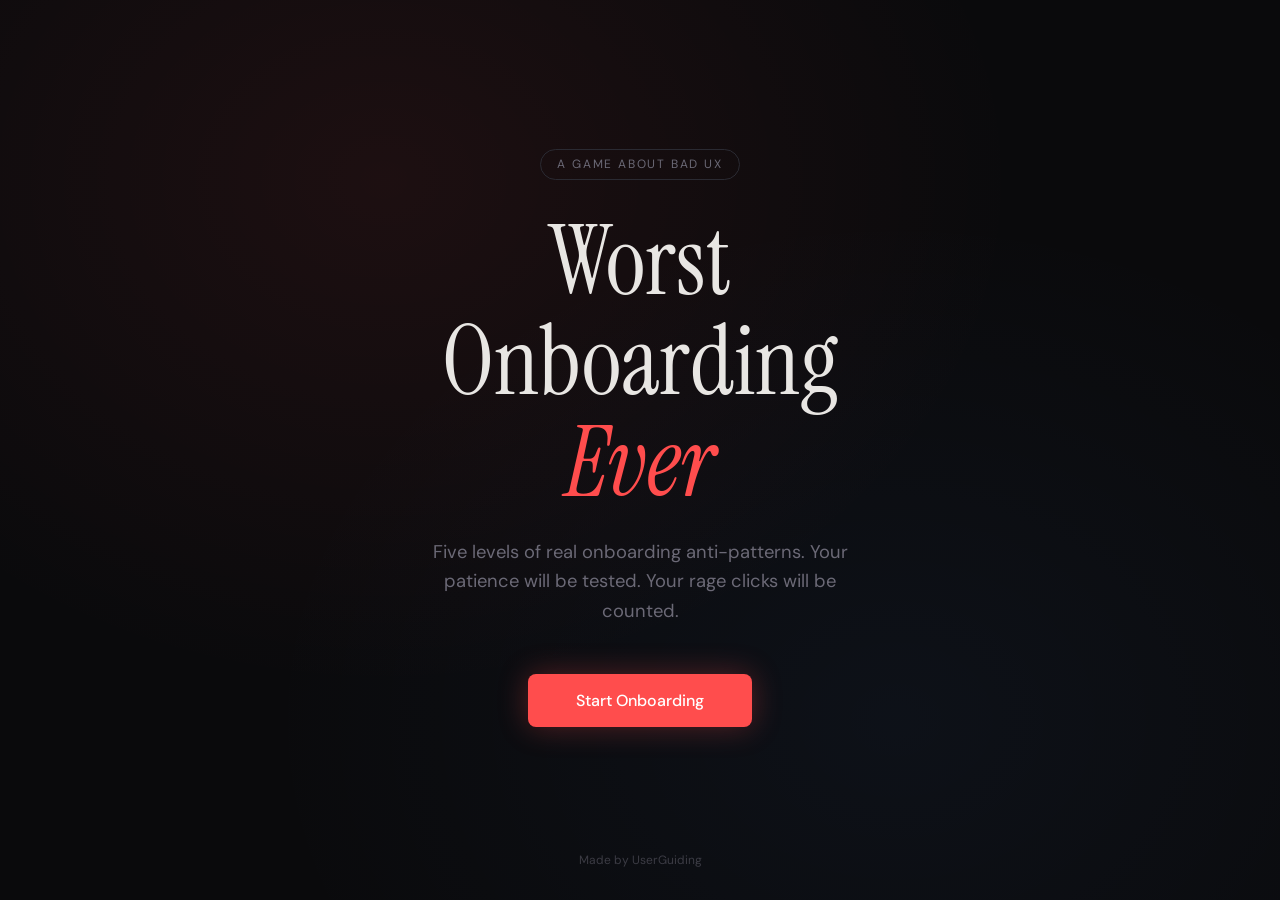
<file: index.html>
<!DOCTYPE html>
<html lang="en">
<head>
  <meta charset="UTF-8">
  <meta name="viewport" content="width=device-width, initial-scale=1.0">
  <title>Worst Onboarding Ever</title>
  <meta name="description" content="How long can you survive the worst onboarding experience ever created? A browser game about everything wrong with user onboarding.">

  <!-- Social sharing -->
  <meta property="og:title" content="Worst Onboarding Ever">
  <meta property="og:description" content="How long can you survive? A browser game about everything wrong with user onboarding.">
  <meta property="og:type" content="website">
  <meta property="og:url" content="https://games.userguiding.com/worst-onboarding/">
  <meta property="og:image" content="https://games.userguiding.com/worst-onboarding/assets/og-image.png">
  <meta property="og:image:width" content="1200">
  <meta property="og:image:height" content="630">
  <meta name="twitter:image" content="https://games.userguiding.com/worst-onboarding/assets/og-image.png">
  <link rel="canonical" href="https://games.userguiding.com/worst-onboarding/">
  <meta name="twitter:card" content="summary_large_image">

  <!-- GA4 (UserGuiding property, game traffic filtered by hostname in reports) -->
  <script async src="https://www.googletagmanager.com/gtag/js?id=G-EP331KDLPN"></script>
  <script>
    window.dataLayer = window.dataLayer || [];
    function gtag(){dataLayer.push(arguments);}
    gtag('js', new Date());
    gtag('config', 'G-EP331KDLPN');
  </script>

  <link rel="icon" type="image/svg+xml" href="favicon.svg">

  <!-- Styles -->
  <link rel="stylesheet" href="css/game.css">
  <link rel="stylesheet" href="css/levels.css">
  <link rel="stylesheet" href="override.css">
</head>
<body>

  <!-- ═══ Title Screen ═══ -->
  <div id="title-screen">
    <span class="title-badge">A game about bad UX</span>
    <h1 class="title-heading">Worst<br>Onboarding<br><em>Ever</em></h1>
    <p class="title-tagline">Five levels of real onboarding anti-patterns. Your patience will be tested. Your rage clicks will be counted.</p>
    <button id="start-btn">Start Onboarding</button>
    <p class="title-best" id="title-best"></p>
    <div class="title-footer">
      <a href="https://userguiding.com?utm_source=worst-onboarding-game&utm_medium=referral" target="_blank" rel="noopener">Made by UserGuiding</a>
    </div>
  </div>

  <!-- ═══ HUD ═══ -->
  <div id="hud" class="hidden">
    <div class="hud-item">
      <span class="hud-label">Time</span>
      <span class="hud-value" id="hud-timer">0:00</span>
    </div>
    <div class="hud-item">
      <span class="hud-label">Level</span>
      <span class="hud-value" id="hud-level">1 / 5</span>
    </div>
    <div class="hud-item">
      <span class="hud-label">Rage Clicks</span>
      <span class="hud-value" id="hud-clicks">0</span>
    </div>
  </div>

  <!-- ═══ Transition Screen ═══ -->
  <div id="transition-screen" class="hidden">
    <span id="transition-level-num">Level 1</span>
    <h2 id="transition-level-name">The Welcome Modal From Hell</h2>
    <p id="transition-level-desc">Just let me in already.</p>
  </div>

  <!-- ═══ Level Containers ═══ -->
  <div id="level-1" class="level-container hidden"></div>
  <div id="level-2" class="level-container hidden"></div>
  <div id="level-3" class="level-container hidden"></div>
  <div id="level-4" class="level-container hidden"></div>
  <div id="level-5" class="level-container hidden"></div>

  <!-- ═══ End Screen ═══ -->
  <div id="end-screen" class="hidden">
    <div id="confetti-container"></div>
    <div class="end-grid">
      <div class="end-left">
        <h1 class="end-title">You Survived.</h1>
        <p class="end-subtitle">Against all odds, you made it through the worst onboarding ever created.</p>

        <div class="end-stats">
          <div class="end-stat">
            <span class="end-stat-value" id="end-time">0:00</span>
            <span class="end-stat-label">Time</span>
          </div>
          <div class="end-stat">
            <span class="end-stat-value" id="end-clicks">0</span>
            <span class="end-stat-label">Rage Clicks</span>
          </div>
          <div class="end-stat">
            <span class="end-stat-value" id="end-patience">0</span>
            <span class="end-stat-label">Patience Score</span>
          </div>
        </div>

        <p class="end-patience-label" id="end-patience-label">Zen Master</p>
        <p class="end-best" id="end-best"></p>

        <div class="end-divider"></div>

        <div class="end-actions">
          <button id="play-again-btn">↻&nbsp;&nbsp;Play Again</button>
          <a id="woe2-btn" class="end-woe2-link" href="https://games.userguiding.com/worst-onboarding-2/" target="_blank" rel="noopener">Worst Onboarding Ever 2 is out. It is worse. →</a>
        </div>
      </div>

      <div class="end-card">
        <div id="capture-section">
          <div id="capture-form-wrap">
            <h2 class="capture-heading">This is where the rage clicks stop.</h2>
            <p class="capture-subtext">We built five levels of bad onboarding because we fix the real kind for a living. Drop your email and let's talk.</p>
            <form id="capture-form" novalidate>
              <input type="email" id="capture-email" name="email" placeholder="you@company.com" required autocomplete="email">
              <button type="submit" id="capture-submit" data-sending="Sending…">Let's talk</button>
              <p class="capture-error" id="capture-error" hidden>Something broke. Try again in a sec?</p>
              <p class="capture-consent">
                By submitting, you agree to receive sales outreach from UserGuiding.
                See our <a href="https://userguiding.com/privacy-policy" target="_blank" rel="noopener">Privacy Policy</a>.
              </p>
            </form>
          </div>
          <div id="capture-success-wrap" hidden>
            <h2 class="capture-heading">Got it. Taking you there…</h2>
            <p class="capture-fallback">If nothing happens, <a href="#" id="capture-fallback-link">click here</a>.</p>
          </div>
        </div>
      </div>
    </div>

    <div id="leaderboard-section"></div>
  </div>

  <!-- Scripts -->
  <script src="js/analytics.js"></script>
  <script src="js/leaderboard.js"></script>
  <script src="js/game.js"></script>
  <script src="js/levels.js"></script>
  <script>
    window.CAPTURE_CONFIG = {
      PORTAL_ID: '8289649',
      FORM_GUID: 'fa606755-0bbd-4774-95bb-8a70cc0e8c7f',
      PAGE_NAME: 'WOE1 EN',
      mode: 'demo',
      redirects: {
        demo: 'https://meetings.hubspot.com/laskan/userguiding-meeting-with-levent-askan',
        group: ''
      },
      REDIRECT_DELAY_SECONDS: 3
    };
  </script>
  <script src="js/capture.js"></script>

</body>
</html>
</file>
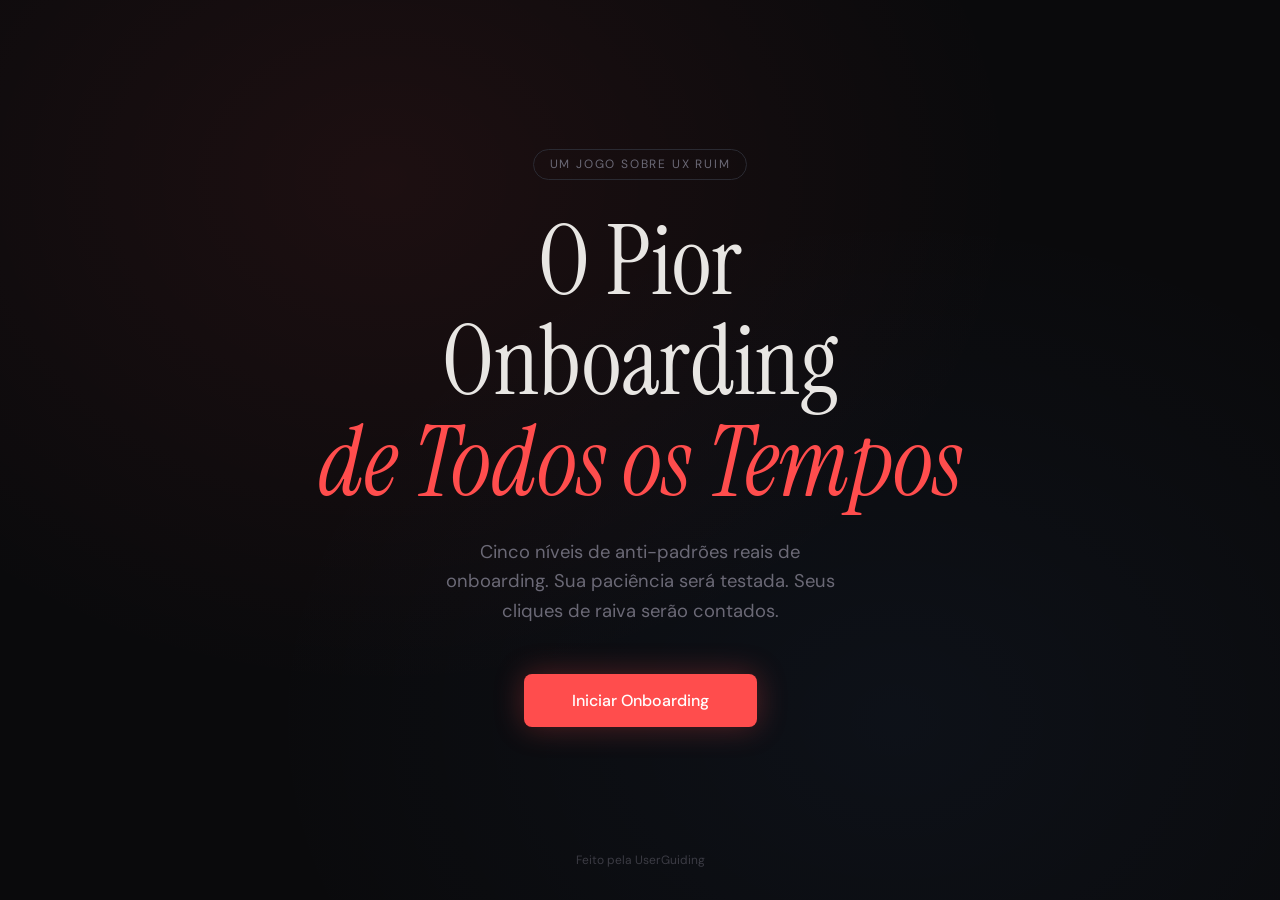
<file: pt-br-parcerias/index.html>
<!DOCTYPE html>
<html lang="pt-BR">
<head>
  <meta charset="UTF-8">
  <meta name="viewport" content="width=device-width, initial-scale=1.0">
  <title>O Pior Onboarding de Todos os Tempos</title>
  <meta name="description" content="Quanto tempo você aguenta o pior onboarding já criado? Um jogo no navegador sobre tudo que pode dar errado no onboarding de usuários.">

  <!-- Social sharing -->
  <meta property="og:title" content="O Pior Onboarding de Todos os Tempos">
  <meta property="og:description" content="Quanto tempo você aguenta? Um jogo sobre tudo que pode dar errado no onboarding de usuários.">
  <meta property="og:type" content="website">
  <meta property="og:url" content="https://games.userguiding.com/worst-onboarding/pt-br-parcerias/">
  <meta property="og:image" content="https://games.userguiding.com/worst-onboarding/assets/og-image.png">
  <meta property="og:image:width" content="1200">
  <meta property="og:image:height" content="630">
  <meta name="twitter:image" content="https://games.userguiding.com/worst-onboarding/assets/og-image.png">
  <link rel="canonical" href="https://games.userguiding.com/worst-onboarding/pt-br-parcerias/">
  <meta name="twitter:card" content="summary_large_image">

  <!-- GA4 (UserGuiding property, game traffic filtered by hostname in reports) -->
  <script async src="https://www.googletagmanager.com/gtag/js?id=G-EP331KDLPN"></script>
  <script>
    window.dataLayer = window.dataLayer || [];
    function gtag(){dataLayer.push(arguments);}
    gtag('js', new Date());
    gtag('config', 'G-EP331KDLPN');
  </script>

  <link rel="icon" type="image/svg+xml" href="../favicon.svg">

  <!-- Styles -->
  <link rel="stylesheet" href="../css/game.css">
  <link rel="stylesheet" href="../css/levels.css">
  <link rel="stylesheet" href="override.css">
</head>
<body>

  <!-- Title Screen -->
  <div id="title-screen">
    <span class="title-badge">Um jogo sobre UX ruim</span>
    <h1 class="title-heading">O Pior<br>Onboarding<br><em>de Todos os Tempos</em></h1>
    <p class="title-tagline">Cinco níveis de anti-padrões reais de onboarding. Sua paciência será testada. Seus cliques de raiva serão contados.</p>
    <button id="start-btn">Iniciar Onboarding</button>
    <p class="title-best" id="title-best"></p>
    <div class="title-footer">
      <a href="https://userguiding.com/pt-br?utm_source=worst-onboarding-game-ptbr&utm_medium=referral" target="_blank" rel="noopener">Feito pela UserGuiding</a>
    </div>
  </div>

  <!-- HUD -->
  <div id="hud" class="hidden">
    <div class="hud-item">
      <span class="hud-label">Tempo</span>
      <span class="hud-value" id="hud-timer">0:00</span>
    </div>
    <div class="hud-item">
      <span class="hud-label">Nível</span>
      <span class="hud-value" id="hud-level">1 / 5</span>
    </div>
    <div class="hud-item">
      <span class="hud-label">Cliques de Raiva</span>
      <span class="hud-value" id="hud-clicks">0</span>
    </div>
  </div>

  <!-- Transition Screen -->
  <div id="transition-screen" class="hidden">
    <span id="transition-level-num">Nível 1</span>
    <h2 id="transition-level-name">O Modal de Boas-Vindas do Inferno</h2>
    <p id="transition-level-desc">Só me deixa entrar logo.</p>
  </div>

  <!-- Level Containers -->
  <div id="level-1" class="level-container hidden"></div>
  <div id="level-2" class="level-container hidden"></div>
  <div id="level-3" class="level-container hidden"></div>
  <div id="level-4" class="level-container hidden"></div>
  <div id="level-5" class="level-container hidden"></div>

  <!-- End Screen -->
  <div id="end-screen" class="hidden">
    <div id="confetti-container"></div>
    <div class="end-grid">
      <div class="end-left">
        <h1 class="end-title">Você Sobreviveu.</h1>
        <p class="end-subtitle">Contra todas as probabilidades, você conseguiu passar pelo pior onboarding já criado.</p>

        <div class="end-stats">
          <div class="end-stat">
            <span class="end-stat-value" id="end-time">0:00</span>
            <span class="end-stat-label">Tempo</span>
          </div>
          <div class="end-stat">
            <span class="end-stat-value" id="end-clicks">0</span>
            <span class="end-stat-label">Cliques de Raiva</span>
          </div>
          <div class="end-stat">
            <span class="end-stat-value" id="end-patience">0</span>
            <span class="end-stat-label">Pontuação de Paciência</span>
          </div>
        </div>

        <p class="end-patience-label" id="end-patience-label">Mestre Zen</p>
        <p class="end-best" id="end-best"></p>

        <div class="end-divider"></div>

        <div class="end-actions">
          <button id="play-again-btn">↻&nbsp;&nbsp;Jogar Novamente</button>
          <a id="woe2-btn" class="end-woe2-link" href="https://games.userguiding.com/worst-onboarding-2/pt-br/" target="_blank" rel="noopener">A continuação chegou: O Pior Onboarding de Todos os Tempos 2. É pior. →</a>
        </div>
      </div>

      <div class="end-card">
    <div id="capture-section">
      <div id="capture-form-wrap">
        <h2 class="capture-heading">É aqui que os cliques de raiva param.</h2>
        <p class="capture-subtext">A gente criou cinco níveis de onboarding ruim porque conserta o tipo de verdade todo dia. Deixa seu email e a Yasmin, do nosso time no Brasil, chama você pra conversar.</p>
        <form id="capture-form" novalidate>
          <input type="email" id="capture-email" name="email" placeholder="seu@email.com" required autocomplete="email">
          <button type="submit" id="capture-submit" data-sending="Enviando…">Falar com a Yasmin</button>
          <p class="capture-error" id="capture-error" hidden>Algo deu errado. Tenta de novo em alguns segundos?</p>
          <p class="capture-consent">
            Ao enviar, você concorda em receber contato comercial da UserGuiding.
            Veja nossa <a href="https://userguiding.com/pt-br/politica-de-privacidade" target="_blank" rel="noopener">Política de Privacidade</a>.
          </p>
        </form>
      </div>
      <div id="capture-success-wrap" hidden>
        <h2 class="capture-heading">Prontinho. Te levando pra lá…</h2>
        <p class="capture-fallback">Se nada acontecer, <a href="#" id="capture-fallback-link">clique aqui</a>.</p>
      </div>
    </div>
      </div>
    </div>

    <div id="leaderboard-section"></div>
  </div>

  <!-- Scripts -->
  <script src="../js/analytics.js"></script>
  <script src="../js/leaderboard.js"></script>
  <script src="js/game.js"></script>
  <script src="js/levels.js"></script>
  <script>
    window.CAPTURE_CONFIG = {
      PORTAL_ID: '8289649',
      FORM_GUID: '365c3905-dd69-4ce0-879e-496129f82db1',
      PAGE_NAME: 'WOE1 PT-BR Parcerias',
      mode: 'demo',
      redirects: {
        demo: 'https://meetings.hubspot.com/yasmin-florencio',
        group: ''
      },
      REDIRECT_DELAY_SECONDS: 3
    };
  </script>
  <script src="js/capture.js"></script>

</body>
</html>
</file>
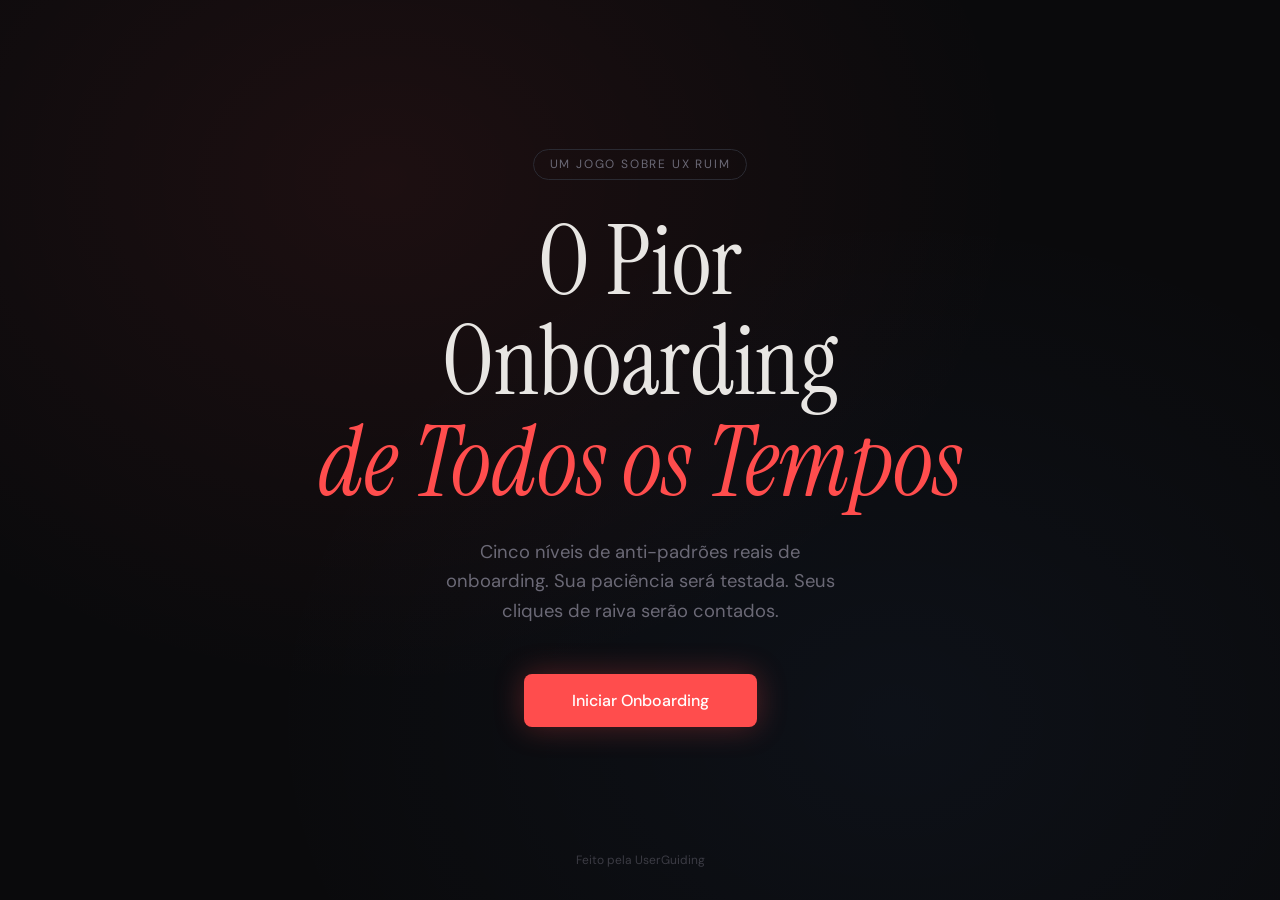
<file: pt-br-yasmin/index.html>
<!DOCTYPE html>
<html lang="pt-BR">
<head>
  <meta charset="UTF-8">
  <meta name="viewport" content="width=device-width, initial-scale=1.0">
  <title>O Pior Onboarding de Todos os Tempos</title>
  <meta name="description" content="Quanto tempo você aguenta o pior onboarding já criado? Um jogo no navegador sobre tudo que pode dar errado no onboarding de usuários.">

  <!-- Social sharing -->
  <meta property="og:title" content="O Pior Onboarding de Todos os Tempos">
  <meta property="og:description" content="Quanto tempo você aguenta? Um jogo sobre tudo que pode dar errado no onboarding de usuários.">
  <meta property="og:type" content="website">
  <meta property="og:url" content="https://games.userguiding.com/worst-onboarding/pt-br-yasmin/">
  <meta property="og:image" content="https://games.userguiding.com/worst-onboarding/assets/og-image.png">
  <meta property="og:image:width" content="1200">
  <meta property="og:image:height" content="630">
  <meta name="twitter:image" content="https://games.userguiding.com/worst-onboarding/assets/og-image.png">
  <link rel="canonical" href="https://games.userguiding.com/worst-onboarding/pt-br-yasmin/">
  <meta name="twitter:card" content="summary_large_image">

  <!-- GA4 (UserGuiding property, game traffic filtered by hostname in reports) -->
  <script async src="https://www.googletagmanager.com/gtag/js?id=G-EP331KDLPN"></script>
  <script>
    window.dataLayer = window.dataLayer || [];
    function gtag(){dataLayer.push(arguments);}
    gtag('js', new Date());
    gtag('config', 'G-EP331KDLPN');
  </script>

  <link rel="icon" type="image/svg+xml" href="../favicon.svg">

  <!-- Styles -->
  <link rel="stylesheet" href="../css/game.css">
  <link rel="stylesheet" href="../css/levels.css">
  <link rel="stylesheet" href="override.css">
</head>
<body>

  <!-- Title Screen -->
  <div id="title-screen">
    <span class="title-badge">Um jogo sobre UX ruim</span>
    <h1 class="title-heading">O Pior<br>Onboarding<br><em>de Todos os Tempos</em></h1>
    <p class="title-tagline">Cinco níveis de anti-padrões reais de onboarding. Sua paciência será testada. Seus cliques de raiva serão contados.</p>
    <button id="start-btn">Iniciar Onboarding</button>
    <p class="title-best" id="title-best"></p>
    <div class="title-footer">
      <a href="https://userguiding.com/pt-br?utm_source=worst-onboarding-game-ptbr&utm_medium=referral" target="_blank" rel="noopener">Feito pela UserGuiding</a>
    </div>
  </div>

  <!-- HUD -->
  <div id="hud" class="hidden">
    <div class="hud-item">
      <span class="hud-label">Tempo</span>
      <span class="hud-value" id="hud-timer">0:00</span>
    </div>
    <div class="hud-item">
      <span class="hud-label">Nível</span>
      <span class="hud-value" id="hud-level">1 / 5</span>
    </div>
    <div class="hud-item">
      <span class="hud-label">Cliques de Raiva</span>
      <span class="hud-value" id="hud-clicks">0</span>
    </div>
  </div>

  <!-- Transition Screen -->
  <div id="transition-screen" class="hidden">
    <span id="transition-level-num">Nível 1</span>
    <h2 id="transition-level-name">O Modal de Boas-Vindas do Inferno</h2>
    <p id="transition-level-desc">Só me deixa entrar logo.</p>
  </div>

  <!-- Level Containers -->
  <div id="level-1" class="level-container hidden"></div>
  <div id="level-2" class="level-container hidden"></div>
  <div id="level-3" class="level-container hidden"></div>
  <div id="level-4" class="level-container hidden"></div>
  <div id="level-5" class="level-container hidden"></div>

  <!-- End Screen -->
  <div id="end-screen" class="hidden">
    <div id="confetti-container"></div>
    <div class="end-grid">
      <div class="end-left">
        <h1 class="end-title">Você Sobreviveu.</h1>
        <p class="end-subtitle">Contra todas as probabilidades, você conseguiu passar pelo pior onboarding já criado.</p>

        <div class="end-stats">
          <div class="end-stat">
            <span class="end-stat-value" id="end-time">0:00</span>
            <span class="end-stat-label">Tempo</span>
          </div>
          <div class="end-stat">
            <span class="end-stat-value" id="end-clicks">0</span>
            <span class="end-stat-label">Cliques de Raiva</span>
          </div>
          <div class="end-stat">
            <span class="end-stat-value" id="end-patience">0</span>
            <span class="end-stat-label">Pontuação de Paciência</span>
          </div>
        </div>

        <p class="end-patience-label" id="end-patience-label">Mestre Zen</p>
        <p class="end-best" id="end-best"></p>

        <div class="end-divider"></div>

        <div class="end-actions">
          <button id="play-again-btn">↻&nbsp;&nbsp;Jogar Novamente</button>
          <a id="woe2-btn" class="end-woe2-link" href="https://games.userguiding.com/worst-onboarding-2/pt-br/" target="_blank" rel="noopener">A continuação chegou: O Pior Onboarding de Todos os Tempos 2. É pior. →</a>
        </div>
      </div>

      <div class="end-card">
    <div id="capture-section">
      <div id="capture-form-wrap">
        <h2 class="capture-heading">É aqui que os cliques de raiva param.</h2>
        <p class="capture-subtext">A gente criou cinco níveis de onboarding ruim porque conserta o tipo de verdade todo dia. Deixa seu email e a Yasmin, do nosso time no Brasil, chama você pra conversar.</p>
        <form id="capture-form" novalidate>
          <input type="email" id="capture-email" name="email" placeholder="seu@email.com" required autocomplete="email">
          <button type="submit" id="capture-submit" data-sending="Enviando…">Falar com a Yasmin</button>
          <p class="capture-error" id="capture-error" hidden>Algo deu errado. Tenta de novo em alguns segundos?</p>
          <p class="capture-consent">
            Ao enviar, você concorda em receber contato comercial da UserGuiding.
            Veja nossa <a href="https://userguiding.com/pt-br/politica-de-privacidade" target="_blank" rel="noopener">Política de Privacidade</a>.
          </p>
        </form>
      </div>
      <div id="capture-success-wrap" hidden>
        <h2 class="capture-heading">Prontinho. Te levando pra lá…</h2>
        <p class="capture-fallback">Se nada acontecer, <a href="#" id="capture-fallback-link">clique aqui</a>.</p>
      </div>
    </div>
      </div>
    </div>

    <div id="leaderboard-section"></div>
  </div>

  <!-- Scripts -->
  <script src="../js/analytics.js"></script>
  <script src="../js/leaderboard.js"></script>
  <script src="js/game.js"></script>
  <script src="js/levels.js"></script>
  <script>
    window.CAPTURE_CONFIG = {
      PORTAL_ID: '8289649',
      FORM_GUID: '365c3905-dd69-4ce0-879e-496129f82db1',
      PAGE_NAME: 'WOE1 PT-BR Yasmin',
      mode: 'demo',
      redirects: {
        demo: 'https://meetings.hubspot.com/yasmin-florencio',
        group: ''
      },
      REDIRECT_DELAY_SECONDS: 3
    };
  </script>
  <script src="js/capture.js"></script>

</body>
</html>
</file>
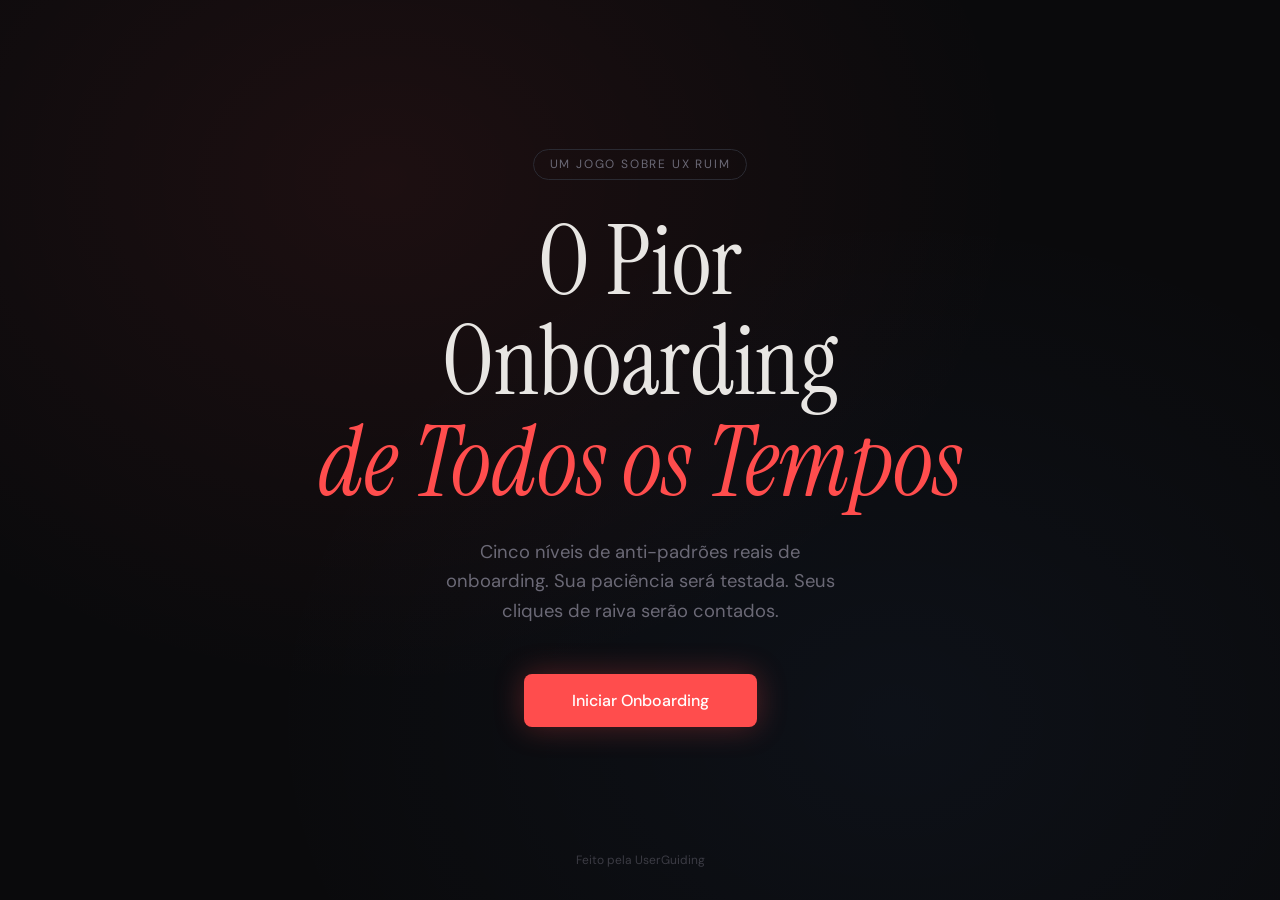
<file: pt-br/index.html>
<!DOCTYPE html>
<html lang="pt-BR">
<head>
  <meta charset="UTF-8">
  <meta name="viewport" content="width=device-width, initial-scale=1.0">
  <title>O Pior Onboarding de Todos os Tempos</title>
  <meta name="description" content="Quanto tempo você aguenta o pior onboarding já criado? Um jogo no navegador sobre tudo que pode dar errado no onboarding de usuários.">

  <!-- Social sharing -->
  <meta property="og:title" content="O Pior Onboarding de Todos os Tempos">
  <meta property="og:description" content="Quanto tempo você aguenta? Um jogo sobre tudo que pode dar errado no onboarding de usuários.">
  <meta property="og:type" content="website">
  <meta property="og:url" content="https://games.userguiding.com/worst-onboarding/pt-br/">
  <meta property="og:image" content="https://games.userguiding.com/worst-onboarding/assets/og-image.png">
  <meta property="og:image:width" content="1200">
  <meta property="og:image:height" content="630">
  <meta name="twitter:image" content="https://games.userguiding.com/worst-onboarding/assets/og-image.png">
  <link rel="canonical" href="https://games.userguiding.com/worst-onboarding/pt-br/">
  <meta name="twitter:card" content="summary_large_image">

  <!-- GA4 (UserGuiding property, game traffic filtered by hostname in reports) -->
  <script async src="https://www.googletagmanager.com/gtag/js?id=G-EP331KDLPN"></script>
  <script>
    window.dataLayer = window.dataLayer || [];
    function gtag(){dataLayer.push(arguments);}
    gtag('js', new Date());
    gtag('config', 'G-EP331KDLPN');
  </script>

  <link rel="icon" type="image/svg+xml" href="../favicon.svg">

  <!-- Styles -->
  <link rel="stylesheet" href="../css/game.css">
  <link rel="stylesheet" href="../css/levels.css">
  <link rel="stylesheet" href="override.css">
</head>
<body>

  <!-- Title Screen -->
  <div id="title-screen">
    <span class="title-badge">Um jogo sobre UX ruim</span>
    <h1 class="title-heading">O Pior<br>Onboarding<br><em>de Todos os Tempos</em></h1>
    <p class="title-tagline">Cinco níveis de anti-padrões reais de onboarding. Sua paciência será testada. Seus cliques de raiva serão contados.</p>
    <button id="start-btn">Iniciar Onboarding</button>
    <p class="title-best" id="title-best"></p>
    <div class="title-footer">
      <a href="https://userguiding.com/pt-br?utm_source=worst-onboarding-game-ptbr&utm_medium=referral" target="_blank" rel="noopener">Feito pela UserGuiding</a>
    </div>
  </div>

  <!-- HUD -->
  <div id="hud" class="hidden">
    <div class="hud-item">
      <span class="hud-label">Tempo</span>
      <span class="hud-value" id="hud-timer">0:00</span>
    </div>
    <div class="hud-item">
      <span class="hud-label">Nível</span>
      <span class="hud-value" id="hud-level">1 / 5</span>
    </div>
    <div class="hud-item">
      <span class="hud-label">Cliques de Raiva</span>
      <span class="hud-value" id="hud-clicks">0</span>
    </div>
  </div>

  <!-- Transition Screen -->
  <div id="transition-screen" class="hidden">
    <span id="transition-level-num">Nível 1</span>
    <h2 id="transition-level-name">O Modal de Boas-Vindas do Inferno</h2>
    <p id="transition-level-desc">Só me deixa entrar logo.</p>
  </div>

  <!-- Level Containers -->
  <div id="level-1" class="level-container hidden"></div>
  <div id="level-2" class="level-container hidden"></div>
  <div id="level-3" class="level-container hidden"></div>
  <div id="level-4" class="level-container hidden"></div>
  <div id="level-5" class="level-container hidden"></div>

  <!-- End Screen -->
  <div id="end-screen" class="hidden">
    <div id="confetti-container"></div>
    <div class="end-grid">
      <div class="end-left">
        <h1 class="end-title">Você Sobreviveu.</h1>
        <p class="end-subtitle">Contra todas as probabilidades, você conseguiu passar pelo pior onboarding já criado.</p>

        <div class="end-stats">
          <div class="end-stat">
            <span class="end-stat-value" id="end-time">0:00</span>
            <span class="end-stat-label">Tempo</span>
          </div>
          <div class="end-stat">
            <span class="end-stat-value" id="end-clicks">0</span>
            <span class="end-stat-label">Cliques de Raiva</span>
          </div>
          <div class="end-stat">
            <span class="end-stat-value" id="end-patience">0</span>
            <span class="end-stat-label">Pontuação de Paciência</span>
          </div>
        </div>

        <p class="end-patience-label" id="end-patience-label">Mestre Zen</p>
        <p class="end-best" id="end-best"></p>

        <div class="end-divider"></div>

        <div class="end-actions">
          <button id="play-again-btn">↻&nbsp;&nbsp;Jogar Novamente</button>
          <a id="woe2-btn" class="end-woe2-link" href="https://games.userguiding.com/worst-onboarding-2/pt-br/" target="_blank" rel="noopener">A continuação chegou: O Pior Onboarding de Todos os Tempos 2. É pior. →</a>
        </div>
      </div>

      <div class="end-card">
        <div id="capture-section">
          <div id="capture-form-wrap">
            <h2 class="capture-heading">É aqui que os cliques de raiva param.</h2>
            <p class="capture-subtext">A gente criou cinco níveis de onboarding ruim porque conserta o tipo de verdade todo dia. Deixa seu email e a Yasmin, do nosso time no Brasil, chama você pra conversar.</p>
            <form id="capture-form" novalidate>
              <input type="email" id="capture-email" name="email" placeholder="seu@email.com" required autocomplete="email">
              <button type="submit" id="capture-submit" data-sending="Enviando…">Falar com a Yasmin</button>
              <p class="capture-error" id="capture-error" hidden>Algo deu errado. Tenta de novo em alguns segundos?</p>
              <p class="capture-consent">
                Ao enviar, você concorda em receber contato comercial da UserGuiding.
                Veja nossa <a href="https://userguiding.com/pt-br/politica-de-privacidade" target="_blank" rel="noopener">Política de Privacidade</a>.
              </p>
            </form>
          </div>
          <div id="capture-success-wrap" hidden>
            <h2 class="capture-heading">Prontinho. Te levando pra lá…</h2>
            <p class="capture-fallback">Se nada acontecer, <a href="#" id="capture-fallback-link">clique aqui</a>.</p>
          </div>
        </div>
      </div>
    </div>

    <div id="leaderboard-section"></div>
  </div>

  <!-- Scripts -->
  <script src="../js/analytics.js"></script>
  <script src="../js/leaderboard.js"></script>
  <script src="js/game.js"></script>
  <script src="js/levels.js"></script>
  <script>
    window.CAPTURE_CONFIG = {
      PORTAL_ID: '8289649',
      FORM_GUID: '365c3905-dd69-4ce0-879e-496129f82db1',
      PAGE_NAME: 'WOE1 PT-BR',
      mode: 'demo',
      redirects: {
        demo: 'https://meetings.hubspot.com/yasmin-florencio',
        group: ''
      },
      REDIRECT_DELAY_SECONDS: 3
    };
  </script>
  <script src="js/capture.js"></script>

</body>
</html>
</file>
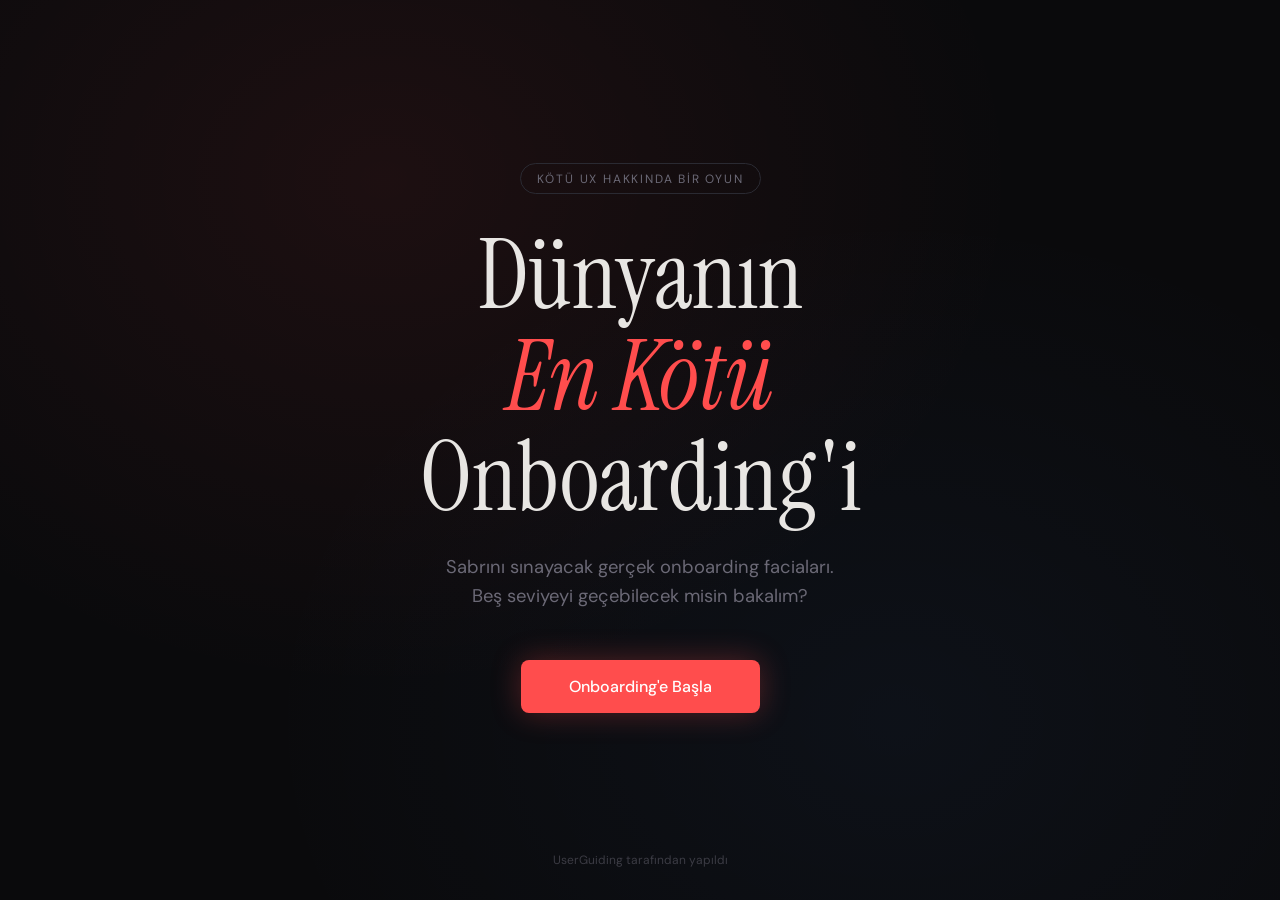
<file: tr/index.html>
<!DOCTYPE html>
<html lang="tr">
<head>
  <meta charset="UTF-8">
  <meta name="viewport" content="width=device-width, initial-scale=1.0">
  <title>Dünyanın En Kötü Onboarding'i</title>
  <meta name="description" content="Dünyanın en kötü onboarding deneyiminde ne kadar dayanabilirsin? Kullanıcı onboarding'inde yapılan her hatayı içeren bir tarayıcı oyunu.">

  <!-- Social sharing -->
  <meta property="og:title" content="Dünyanın En Kötü Onboarding'i">
  <meta property="og:description" content="Ne kadar dayanabilirsin? Kullanıcı onboarding'inde yapılan her hatayı içeren bir tarayıcı oyunu.">
  <meta property="og:type" content="website">
  <meta property="og:url" content="https://games.userguiding.com/worst-onboarding/tr/">
  <meta property="og:image" content="https://games.userguiding.com/worst-onboarding/assets/og-image.png">
  <meta property="og:image:width" content="1200">
  <meta property="og:image:height" content="630">
  <meta name="twitter:image" content="https://games.userguiding.com/worst-onboarding/assets/og-image.png">
  <link rel="canonical" href="https://games.userguiding.com/worst-onboarding/tr/">
  <meta name="twitter:card" content="summary_large_image">

  <!-- GA4 (UserGuiding property, game traffic filtered by hostname in reports) -->
  <script async src="https://www.googletagmanager.com/gtag/js?id=G-EP331KDLPN"></script>
  <script>
    window.dataLayer = window.dataLayer || [];
    function gtag(){dataLayer.push(arguments);}
    gtag('js', new Date());
    gtag('config', 'G-EP331KDLPN');
  </script>

  <link rel="icon" type="image/svg+xml" href="../favicon.svg">

  <!-- Styles -->
  <link rel="stylesheet" href="../css/game.css">
  <link rel="stylesheet" href="../css/levels.css">
  <link rel="stylesheet" href="override.css">
</head>
<body>

  <!-- ═══ Title Screen ═══ -->
  <div id="title-screen">
    <span class="title-badge">Kötü UX hakkında bir oyun</span>
    <h1 class="title-heading">Dünyanın<br><em>En Kötü</em><br>Onboarding'i</h1>
    <p class="title-tagline">Sabrını sınayacak gerçek onboarding faciaları. Beş seviyeyi geçebilecek misin bakalım?</p>
    <button id="start-btn">Onboarding'e Başla</button>
    <p class="title-best" id="title-best"></p>
    <div class="title-footer">
      <a href="https://userguiding.com?utm_source=worst-onboarding-game-tr&utm_medium=referral" target="_blank" rel="noopener">UserGuiding tarafından yapıldı</a>
    </div>
  </div>

  <!-- ═══ HUD ═══ -->
  <div id="hud" class="hidden">
    <div class="hud-item">
      <span class="hud-label">Süre</span>
      <span class="hud-value" id="hud-timer">0:00</span>
    </div>
    <div class="hud-item">
      <span class="hud-label">Seviye</span>
      <span class="hud-value" id="hud-level">1 / 5</span>
    </div>
    <div class="hud-item">
      <span class="hud-label">Öfke Tıklamaları</span>
      <span class="hud-value" id="hud-clicks">0</span>
    </div>
  </div>

  <!-- ═══ Transition Screen ═══ -->
  <div id="transition-screen" class="hidden">
    <span id="transition-level-num">Seviye 1</span>
    <h2 id="transition-level-name">Cehennemden Gelen Hoş Geldin Modalı</h2>
    <p id="transition-level-desc">Bırak da gireyim artık.</p>
  </div>

  <!-- ═══ Level Containers ═══ -->
  <div id="level-1" class="level-container hidden"></div>
  <div id="level-2" class="level-container hidden"></div>
  <div id="level-3" class="level-container hidden"></div>
  <div id="level-4" class="level-container hidden"></div>
  <div id="level-5" class="level-container hidden"></div>

  <!-- ═══ End Screen ═══ -->
  <div id="end-screen" class="hidden">
    <div id="confetti-container"></div>
    <div class="end-grid">
      <div class="end-left">
        <h1 class="end-title">Hayatta Kaldın.</h1>
        <p class="end-subtitle">Tüm zorluklara rağmen, dünyanın en kötü onboarding'inden sağ çıktın.</p>

        <div class="end-stats">
          <div class="end-stat">
            <span class="end-stat-value" id="end-time">0:00</span>
            <span class="end-stat-label">Süre</span>
          </div>
          <div class="end-stat">
            <span class="end-stat-value" id="end-clicks">0</span>
            <span class="end-stat-label">Öfke Tıklamaları</span>
          </div>
          <div class="end-stat">
            <span class="end-stat-value" id="end-patience">0</span>
            <span class="end-stat-label">Sabır Puanı</span>
          </div>
        </div>

        <p class="end-patience-label" id="end-patience-label">Zen Ustası</p>
        <p class="end-best" id="end-best"></p>

        <div class="end-divider"></div>

        <div class="end-actions">
          <button id="play-again-btn">↻&nbsp;&nbsp;Tekrar Oyna</button>
          <a id="woe2-btn" class="end-woe2-link" href="https://games.userguiding.com/worst-onboarding-2/tr/" target="_blank" rel="noopener">Devam oyunu çıktı: Dünyanın En Kötü Onboarding'i 2. Daha da kötü. →</a>
        </div>
      </div>

      <div class="end-card">
        <div id="capture-section">
          <div id="capture-form-wrap">
            <h2 class="capture-heading">Öfke tıklamaları burada bitiyor.</h2>
            <p class="capture-subtext">Beş seviye kötü onboarding yaptık çünkü asıl kötüsünü düzeltmek işimiz. Email'ini bırak, ekibimizden Levent seninle konuşsun.</p>
            <form id="capture-form" novalidate>
              <input type="email" id="capture-email" name="email" placeholder="sen@sirket.com" required autocomplete="email">
              <button type="submit" id="capture-submit" data-sending="Gönderiliyor…">Levent ile konuş</button>
              <p class="capture-error" id="capture-error" hidden>Bir şeyler ters gitti. Birkaç saniye sonra tekrar dener misin?</p>
              <p class="capture-consent">
                Göndererek UserGuiding'den satış amaçlı iletişim almayı kabul ediyorsun.
                <a href="https://userguiding.com/privacy-policy" target="_blank" rel="noopener">Gizlilik Politikamıza</a> göz at.
              </p>
            </form>
          </div>
          <div id="capture-success-wrap" hidden>
            <h2 class="capture-heading">Tamamdır. Seni oraya götürüyoruz…</h2>
            <p class="capture-fallback">Bir şey olmazsa, <a href="#" id="capture-fallback-link">buraya tıkla</a>.</p>
          </div>
        </div>
      </div>
    </div>

    <div id="leaderboard-section"></div>
  </div>

  <!-- Scripts -->
  <script src="../js/analytics.js"></script>
  <script src="../js/leaderboard.js"></script>
  <script src="js/game.js"></script>
  <script src="js/levels.js"></script>
  <script>
    window.CAPTURE_CONFIG = {
      PORTAL_ID: '8289649',
      FORM_GUID: '2a9e7a38-f4cf-49e5-84bf-34a7ac546624',
      PAGE_NAME: 'WOE1 TR',
      mode: 'demo',
      redirects: {
        demo: 'https://meetings.hubspot.com/laskan/userguiding-meeting-with-levent-askan',
        group: ''
      },
      REDIRECT_DELAY_SECONDS: 3
    };
  </script>
  <script src="js/capture.js"></script>

</body>
</html>
</file>
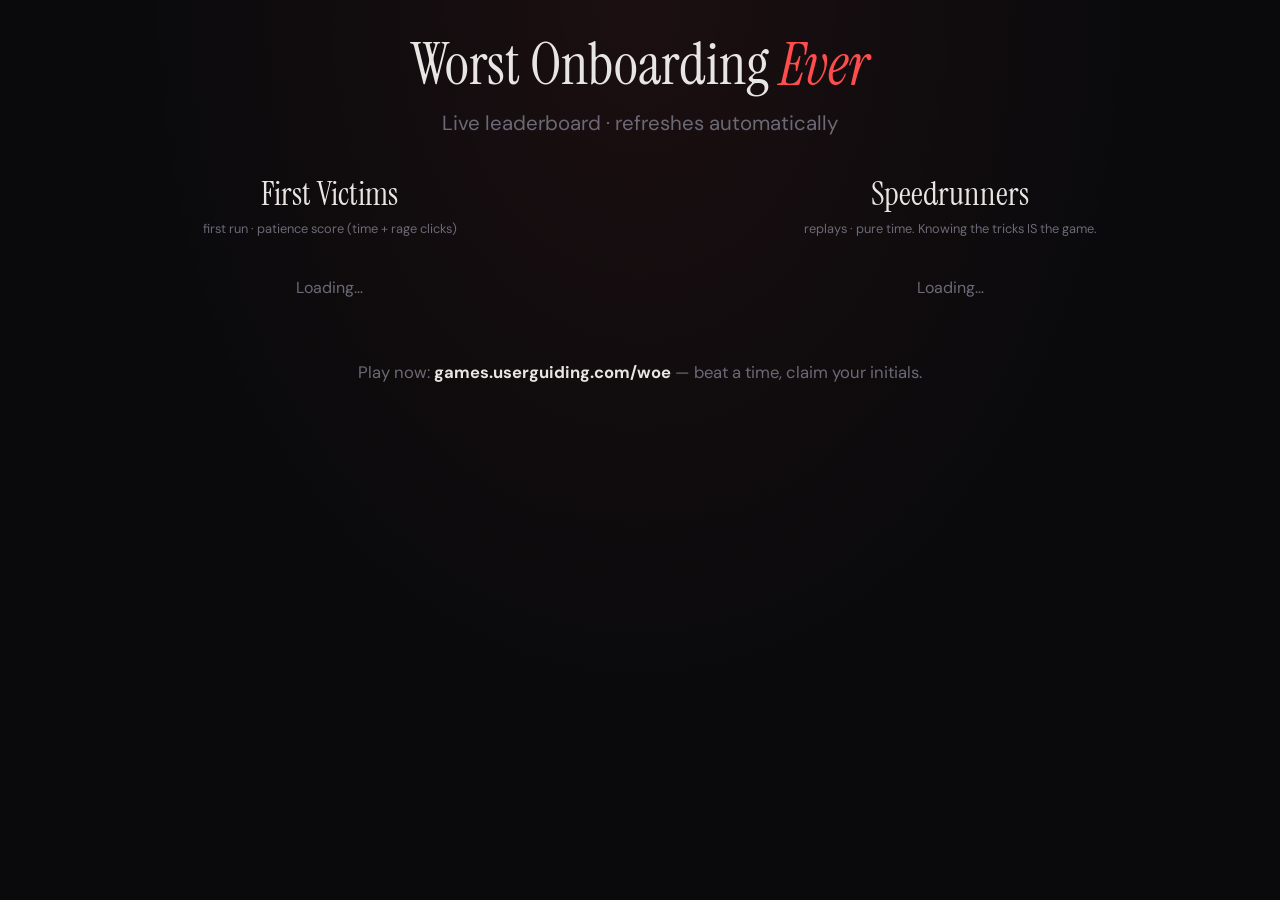
<file: leaderboard.html>
<!DOCTYPE html>
<html lang="en">
<head>
  <meta charset="UTF-8">
  <meta name="viewport" content="width=device-width, initial-scale=1.0">
  <title>Worst Onboarding Ever — Leaderboard</title>
  <meta name="robots" content="noindex">
  <link rel="icon" type="image/svg+xml" href="favicon.svg">
  <style>
    @import url('https://fonts.googleapis.com/css2?family=Instrument+Serif:ital@0;1&family=DM+Sans:opsz,wght@9..40,300;9..40,500;9..40,700&display=swap');
    :root { --bg:#0a0a0c; --surface:#141418; --border:#2a2a32; --text:#e8e6e3; --dim:#6b6976; --accent:#ff4d4d; --success:#4dff91; }
    * { margin:0; padding:0; box-sizing:border-box; }
    body {
      font-family:'DM Sans',sans-serif; background:
        radial-gradient(ellipse at 50% 0%, rgba(255,77,77,0.07) 0%, transparent 55%), var(--bg);
      color:var(--text); min-height:100vh; padding:3vh 3vw; text-align:center;
    }
    h1 { font-family:'Instrument Serif',serif; font-weight:400; font-size:clamp(2rem,4.5vw,3.6rem); }
    h1 em { color:var(--accent); font-style:italic; }
    .sub { color:var(--dim); font-size:clamp(0.9rem,1.6vw,1.3rem); margin:0.5rem 0 4vh; }
    .boards { display:flex; gap:3vw; justify-content:center; flex-wrap:wrap; }
    .board { flex:1 1 360px; max-width:640px; }
    .board h2 {
      font-family:'Instrument Serif',serif; font-weight:400;
      font-size:clamp(1.4rem,2.6vw,2.2rem); margin-bottom:1.5vh;
    }
    .board h2 small { display:block; font-family:'DM Sans',sans-serif; font-size:clamp(0.7rem,1vw,0.85rem); color:var(--dim); margin-top:0.3rem; }
    table { width:100%; border-collapse:collapse; font-variant-numeric:tabular-nums; font-size:clamp(1rem,1.9vw,1.6rem); }
    th { font-size:clamp(0.6rem,1vw,0.8rem); text-transform:uppercase; letter-spacing:0.12em; color:var(--dim); font-weight:500; padding:0.5vh 0.6vw; text-align:left; }
    td { padding:1.1vh 0.6vw; border-top:1px solid var(--border); text-align:left; }
    tr:nth-child(1) td { color:#ffd700; }
    tr:nth-child(2) td { color:#c0c0c0; }
    tr:nth-child(3) td { color:#cd7f32; }
    .name { font-weight:700; letter-spacing:0.12em; }
    .variant { font-weight:400; letter-spacing:0; font-size:clamp(0.6rem,0.9vw,0.8rem); color:var(--dim); border:1px solid var(--border); border-radius:100px; padding:0.1em 0.6em; margin-left:0.6em; vertical-align:middle; }
    .empty { color:var(--dim); padding:3vh 0; }
    footer { margin-top:4vh; color:var(--dim); font-size:clamp(0.8rem,1.3vw,1.1rem); }
    footer strong { color:var(--text); }
  </style>
</head>
<body>
  <h1>Worst Onboarding <em>Ever</em></h1>
  <p class="sub">Live leaderboard · refreshes automatically</p>
  <div class="boards">
    <div class="board">
      <h2>First Victims<small>first run · patience score (time + rage clicks)</small></h2>
      <div id="board-blind"><p class="empty">Loading…</p></div>
    </div>
    <div class="board">
      <h2>Speedrunners<small>replays · pure time. Knowing the tricks IS the game.</small></h2>
      <div id="board-speedrun"><p class="empty">Loading…</p></div>
    </div>
  </div>
  <footer>Play now: <strong>games.userguiding.com/woe</strong> — beat a time, claim your initials.</footer>
  <script>
    const API = 'https://woe-leaderboard.ynot-partners.workers.dev';
    const fmt = (s) => `${Math.floor(s / 60)}:${String(Math.floor(s % 60)).padStart(2, '0')}`;

    function render(el, entries) {
      if (!entries.length) { el.innerHTML = '<p class="empty">No survivors yet. Be the first victim.</p>'; return; }
      el.innerHTML = '<table><thead><tr><th>#</th><th></th><th>Time</th><th>Rage</th><th>Patience</th></tr></thead><tbody>'
        + entries.map((e, i) => `<tr>
            <td>${i + 1}</td>
            <td class="name">${e.initials}<span class="variant">${e.variant}</span></td>
            <td>${fmt(e.total_seconds)}</td>
            <td>${e.rage_clicks}</td>
            <td>${e.patience_score}</td>
          </tr>`).join('') + '</tbody></table>';
    }

    async function refresh() {
      for (const mode of ['blind', 'speedrun']) {
        try {
          const r = await fetch(`${API}/api/top?mode=${mode}&limit=10`);
          const data = await r.json();
          render(document.getElementById('board-' + mode), data.entries);
        } catch (e) { /* keep last good render */ }
      }
    }
    refresh();
    setInterval(refresh, 20000);
  </script>
</body>
</html>
</file>
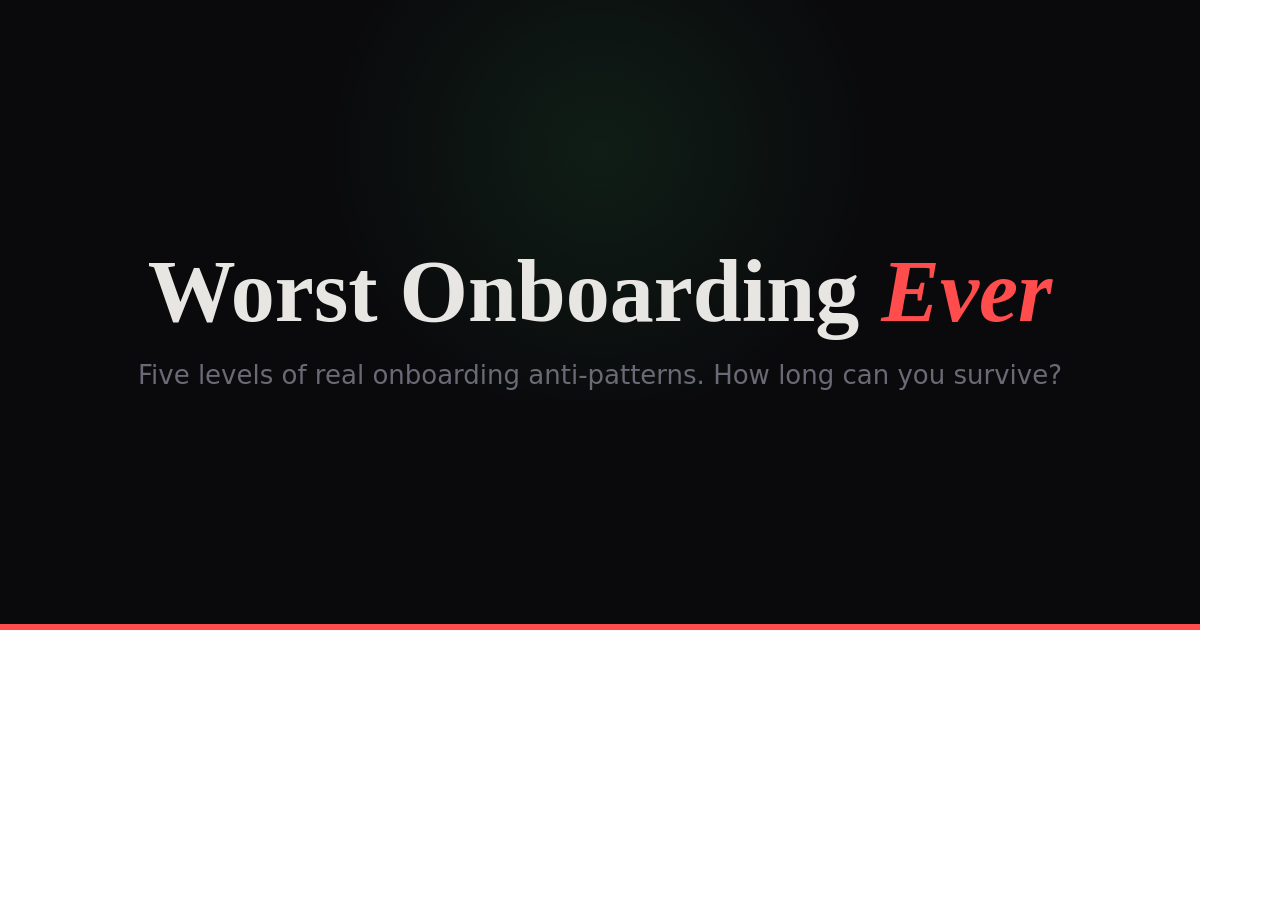
<file: assets/og-card.html>
<!DOCTYPE html><html><head><meta charset="utf-8"><style>
  body{margin:0}
  .card{width:1200px;height:630px;background:#0a0a0c;position:relative;overflow:hidden;
        font-family:Georgia,serif;display:flex;flex-direction:column;align-items:center;justify-content:center}
  .glow{position:absolute;top:-100px;left:300px;width:600px;height:500px;
        background:radial-gradient(circle,rgba(77,255,145,.08),transparent 70%)}
  h1{color:#e8e6e3;font-size:88px;font-weight:700;margin:0;z-index:1}
  h1 em{color:#ff4d4d;font-style:italic}
  p{color:#6b6976;font-size:26px;font-family:system-ui,sans-serif;margin:18px 0 0;z-index:1}
  .bar{position:absolute;bottom:0;left:0;right:0;height:6px;background:#ff4d4d}
</style></head><body>
  <div class="card"><div class="glow"></div>
    <h1>Worst Onboarding <em>Ever</em></h1>
    <p>Five levels of real onboarding anti-patterns. How long can you survive?</p>
    <div class="bar"></div>
  </div>
</body></html>
</file>
<file: css/game.css>
/* ═══════════════════════════════════════════════════════
   WORST ONBOARDING EVER — Game Wrapper Styles
   The wrapper is BEAUTIFUL. The levels are TERRIBLE.
   That's the joke.
   ═══════════════════════════════════════════════════════ */

@import url('https://fonts.googleapis.com/css2?family=Instrument+Serif:ital@0;1&family=DM+Sans:ital,opsz,wght@0,9..40,300;0,9..40,500;0,9..40,700;1,9..40,400&display=swap');

:root {
  --game-bg: #0a0a0c;
  --game-surface: #141418;
  --game-border: #2a2a32;
  --game-text: #e8e6e3;
  --game-text-dim: #6b6976;
  --game-accent: #ff4d4d;
  --game-accent-glow: rgba(255, 77, 77, 0.3);
  --game-success: #4dff91;
  --font-display: 'Instrument Serif', serif;
  --font-body: 'DM Sans', sans-serif;
}

* {
  margin: 0;
  padding: 0;
  box-sizing: border-box;
}

body {
  font-family: var(--font-body);
  background: var(--game-bg);
  color: var(--game-text);
  min-height: 100vh;
  overflow-x: hidden;
}

.hidden { display: none !important; }

/* ── Title Screen ──────────────────────────────────── */
#title-screen {
  display: flex;
  flex-direction: column;
  align-items: center;
  justify-content: center;
  min-height: 100vh;
  text-align: center;
  padding: 2rem;
  background:
    radial-gradient(ellipse at 30% 20%, rgba(255, 77, 77, 0.08) 0%, transparent 50%),
    radial-gradient(ellipse at 70% 80%, rgba(77, 150, 255, 0.05) 0%, transparent 50%),
    var(--game-bg);
}

.title-badge {
  display: inline-block;
  padding: 0.4rem 1rem;
  border: 1px solid var(--game-border);
  border-radius: 100px;
  font-size: 0.75rem;
  letter-spacing: 0.15em;
  text-transform: uppercase;
  color: var(--game-text-dim);
  margin-bottom: 2rem;
}

.title-heading {
  font-family: var(--font-display);
  font-size: clamp(3rem, 8vw, 6rem);
  line-height: 1.05;
  font-weight: 400;
  margin-bottom: 1.5rem;
  max-width: 700px;
}

.title-heading em {
  color: var(--game-accent);
  font-style: italic;
}

.title-tagline {
  font-size: 1.15rem;
  color: var(--game-text-dim);
  margin-bottom: 3rem;
  max-width: 420px;
  line-height: 1.6;
}

#start-btn {
  font-family: var(--font-body);
  font-size: 1rem;
  font-weight: 500;
  padding: 1rem 3rem;
  background: var(--game-accent);
  color: #fff;
  border: none;
  border-radius: 8px;
  cursor: pointer;
  transition: all 0.2s;
  box-shadow: 0 0 30px var(--game-accent-glow);
}

#start-btn:hover {
  transform: translateY(-2px);
  box-shadow: 0 0 50px var(--game-accent-glow);
}

.title-best {
  margin-top: 1.5rem;
  font-size: 0.85rem;
  color: var(--game-text-dim);
}

.title-footer {
  position: absolute;
  bottom: 2rem;
  font-size: 0.75rem;
  color: var(--game-text-dim);
  opacity: 0.5;
}

.title-footer a {
  color: var(--game-text-dim);
  text-decoration: none;
}

.title-footer a:hover {
  color: var(--game-text);
}

/* ── HUD ───────────────────────────────────────────── */
#hud {
  position: fixed;
  top: 0;
  left: 0;
  right: 0;
  z-index: 10000;
  display: flex;
  justify-content: space-between;
  align-items: center;
  padding: 0.75rem 1.5rem;
  background: rgba(10, 10, 12, 0.9);
  backdrop-filter: blur(12px);
  border-bottom: 1px solid var(--game-border);
  font-size: 0.85rem;
  font-weight: 500;
}

.hud-item {
  display: flex;
  align-items: center;
  gap: 0.5rem;
}

.hud-label {
  color: var(--game-text-dim);
  font-size: 0.7rem;
  text-transform: uppercase;
  letter-spacing: 0.1em;
}

.hud-value {
  font-variant-numeric: tabular-nums;
  font-weight: 700;
}

#hud-clicks {
  color: var(--game-accent);
}

/* ── Transition Screen ─────────────────────────────── */
#transition-screen {
  position: fixed;
  inset: 0;
  z-index: 9999;
  display: flex;
  flex-direction: column;
  align-items: center;
  justify-content: center;
  background: var(--game-bg);
  animation: transitionIn 0.3s ease;
}

@keyframes transitionIn {
  from { opacity: 0; }
  to { opacity: 1; }
}

#transition-level-num {
  font-size: 0.85rem;
  text-transform: uppercase;
  letter-spacing: 0.2em;
  color: var(--game-accent);
  margin-bottom: 1rem;
}

#transition-level-name {
  font-family: var(--font-display);
  font-size: clamp(2rem, 5vw, 3.5rem);
  margin-bottom: 1rem;
  text-align: center;
}

#transition-level-desc {
  color: var(--game-text-dim);
  font-size: 1rem;
  font-style: italic;
}

/* ── End Screen ────────────────────────────────────── */
#end-screen {
  /* Normal flow with the BODY as scroller (same architecture as the site's
     /schedule-a-new-demo page): a fixed overflow div cannot be touch-scrolled
     on iOS when the finger lands on the HubSpot iframe, which made the
     calendar's Confirm button unreachable on phones. */
  position: relative;
  z-index: 9999;
  width: 100%;
  min-height: 100vh;
  display: flex;
  flex-direction: column;
  align-items: center;
  justify-content: flex-start;
  text-align: center;
  padding: 2rem;
  background:
    radial-gradient(ellipse at 50% 30%, rgba(77, 255, 145, 0.06) 0%, transparent 50%),
    var(--game-bg);
}

#end-screen > * { flex-shrink: 0; }

.end-title {
  font-family: var(--font-display);
  font-size: clamp(2.5rem, 6vw, 4.5rem);
  margin-bottom: 0.5rem;
}

.end-subtitle {
  color: var(--game-text-dim);
  font-size: 1rem;
  margin-bottom: 3rem;
}

.end-stats {
  display: flex;
  gap: 3rem;
  margin-bottom: 2rem;
}

.end-stat {
  text-align: center;
}

.end-stat-value {
  font-family: var(--font-display);
  font-size: 2.5rem;
  display: block;
  margin-bottom: 0.25rem;
}

.end-stat-label {
  font-size: 0.75rem;
  color: var(--game-text-dim);
  text-transform: uppercase;
  letter-spacing: 0.1em;
}

.end-patience-label {
  font-size: 1.1rem;
  color: var(--game-accent);
  margin-bottom: 0.5rem;
  font-weight: 500;
}

.end-best {
  font-size: 0.85rem;
  color: var(--game-text-dim);
  margin-bottom: 2.5rem;
}

.end-actions {
  display: flex;
  gap: 1rem;
  flex-wrap: wrap;
  justify-content: center;
}

#share-btn {
  font-family: var(--font-body);
  font-size: 0.9rem;
  padding: 0.85rem 2rem;
  background: var(--game-accent);
  color: #fff;
  border: none;
  border-radius: 8px;
  cursor: pointer;
  font-weight: 500;
  transition: all 0.2s;
}

#share-btn:hover {
  box-shadow: 0 0 30px var(--game-accent-glow);
}

#play-again-btn {
  font-family: var(--font-body);
  font-size: 0.9rem;
  padding: 0.85rem 2rem;
  background: transparent;
  color: var(--game-text);
  border: 1px solid var(--game-border);
  border-radius: 8px;
  cursor: pointer;
  font-weight: 500;
  transition: all 0.2s;
}

#play-again-btn:hover {
  border-color: var(--game-text-dim);
}

/* WOE 2 sequel cross-link — its own full-width line under the action buttons */
.end-woe2-link {
  flex-basis: 100%;
  margin-top: 0.25rem;
  font-family: var(--font-body);
  font-size: 0.9rem;
  padding: 0.85rem 2rem;
  background: transparent;
  color: var(--game-text);
  border: 1px solid var(--game-border);
  border-radius: 8px;
  cursor: pointer;
  font-weight: 500;
  text-align: center;
  text-decoration: none;
  transition: all 0.2s;
}

.end-woe2-link:hover {
  border-color: var(--game-accent);
}

.end-cta {
  margin-top: 3rem;
  font-size: 0.85rem;
  color: var(--game-text-dim);
}

.end-cta a {
  color: var(--game-text-dim);
  text-decoration: underline;
  text-underline-offset: 3px;
}

.end-cta a:hover {
  color: var(--game-text);
}

/* ── Confetti ──────────────────────────────────────── */
#confetti-container {
  position: fixed;
  inset: 0;
  z-index: 9998;
  pointer-events: none;
  overflow: hidden;
}

.confetti-piece {
  position: absolute;
  top: -10px;
  width: 10px;
  height: 10px;
  opacity: 0;
  animation: confettiFall linear forwards;
}

@keyframes confettiFall {
  0% { transform: translateY(0) rotate(0deg); opacity: 1; }
  100% { transform: translateY(100vh) rotate(720deg); opacity: 0; }
}

/* ── Rage Click Flash ──────────────────────────────── */
.rage-flash {
  position: fixed;
  z-index: 99999;
  pointer-events: none;
  font-size: 0.75rem;
  font-weight: 700;
  color: var(--game-accent);
  animation: rageFloat 0.6s ease-out forwards;
}

@keyframes rageFloat {
  0% { opacity: 1; transform: translateY(0) scale(1); }
  100% { opacity: 0; transform: translateY(-30px) scale(0.7); }
}

/* ── Level Containers ──────────────────────────────── */
.level-container {
  position: fixed;
  inset: 0;
  top: 48px; /* below HUD */
  z-index: 100;
  overflow: auto;
}

/* ── Mobile (≤640px) ───────────────────────────────── */
@media (max-width: 640px) {
  #hud { padding: 0.6rem 0.75rem; font-size: 0.75rem; gap: 0.5rem; }
  .hud-item { gap: 0.3rem; }
  .hud-label { font-size: 0.55rem; letter-spacing: 0.05em; }

  #title-screen { padding: 1.5rem; }
  .title-tagline { font-size: 1rem; margin-bottom: 2rem; }
  #start-btn { padding: 0.9rem 2rem; width: 100%; max-width: 320px; }
  .title-footer { bottom: 1rem; }

  #end-screen { padding: 1.5rem; }
  .end-subtitle { margin-bottom: 2rem; }
  .end-stats { gap: 1.25rem; flex-wrap: wrap; justify-content: center; margin-bottom: 1.5rem; }
  .end-stat-value { font-size: 1.8rem; }
  .end-best { margin-bottom: 1.5rem; }
  .end-actions { flex-direction: column; width: 100%; max-width: 340px; gap: 0.75rem; }
  #share-btn, #play-again-btn, .end-woe2-link { width: 100%; padding: 0.9rem 1rem; }
  .end-cta { margin-top: 2rem; padding: 0 0.5rem; }
}

@media (max-width: 380px) {
  .hud-label { display: none; }
  .end-stat-value { font-size: 1.5rem; }
}

/* ── Meeting embed (end screen) ─────────────────────── */
#meeting-section {
  margin-top: 3rem;
  width: 100%;
  max-width: 720px;
}

.meeting-heading {
  font-family: 'Instrument Serif', Georgia, serif;
  font-size: 1.6rem;
  font-weight: 400;
  margin-bottom: 0.4rem;
}

.meeting-subtext {
  font-size: 0.9rem;
  color: var(--game-text-dim);
  margin-bottom: 1.25rem;
}

.meetings-iframe-container {
  min-height: 620px;
  width: 100%;
}

@media (max-width: 640px) {
  #meeting-section { margin-top: 2rem; }
  .meeting-heading { font-size: 1.25rem; }
  /* The widget's booking-form step is ~1330px tall on narrow screens but
     HubSpot's embed script doesn't grow the iframe past the first view,
     leaving Confirm inside an inner scroll region iOS can't touch-scroll.
     Oversize the iframe so the whole flow renders without inner scrolling;
     the widget background is transparent, unused space is invisible. */
  .meetings-iframe-container,
  .meetings-iframe-container iframe { min-height: 1450px !important; }
}

.meeting-fallback {
  margin-top: 1rem;
  font-size: 0.85rem;
  color: var(--game-text-dim);
}

.meeting-fallback a {
  color: var(--game-text);
  text-decoration: underline;
  text-underline-offset: 3px;
}

/* ── Leaderboard (end screen) ───────────────────────── */
#leaderboard-section {
  margin-top: 3rem;
  width: 100%;
  max-width: 560px;
}

.lb-title {
  font-family: var(--font-display);
  font-size: 1.6rem;
  font-weight: 400;
  margin-bottom: 1rem;
}

.lb-entry { margin-bottom: 1.25rem; }

#lb-initials {
  width: 92px;
  padding: 0.7rem 0.6rem;
  font-family: var(--font-body);
  font-size: 1.1rem;
  font-weight: 700;
  letter-spacing: 0.35em;
  text-align: center;
  text-transform: uppercase;
  background: var(--game-surface);
  color: var(--game-text);
  border: 1px solid var(--game-border);
  border-radius: 8px;
  outline: none;
}

#lb-initials:focus { border-color: var(--game-accent); }

#lb-join {
  font-family: var(--font-body);
  font-size: 0.9rem;
  font-weight: 500;
  padding: 0.75rem 1.4rem;
  margin-left: 0.5rem;
  background: var(--game-accent);
  color: #fff;
  border: none;
  border-radius: 8px;
  cursor: pointer;
}

#lb-join:disabled { opacity: 0.5; cursor: default; }

.lb-hint { font-size: 0.75rem; color: var(--game-text-dim); margin-top: 0.5rem; }
.lb-done { font-size: 0.95rem; color: var(--game-success); }

.lb-tabs { display: flex; gap: 0.5rem; justify-content: center; margin-bottom: 0.75rem; }

.lb-tab {
  font-family: var(--font-body);
  font-size: 0.8rem;
  padding: 0.45rem 1rem;
  background: transparent;
  color: var(--game-text-dim);
  border: 1px solid var(--game-border);
  border-radius: 100px;
  cursor: pointer;
}

.lb-tab-active { color: var(--game-text); border-color: var(--game-accent); }

.lb-table {
  width: 100%;
  border-collapse: collapse;
  font-size: 0.9rem;
  font-variant-numeric: tabular-nums;
}

.lb-table th {
  font-size: 0.65rem;
  text-transform: uppercase;
  letter-spacing: 0.1em;
  color: var(--game-text-dim);
  font-weight: 500;
  padding: 0.4rem 0.5rem;
  text-align: left;
}

.lb-table td {
  padding: 0.45rem 0.5rem;
  border-top: 1px solid var(--game-border);
  text-align: left;
}

.lb-name { font-weight: 700; letter-spacing: 0.1em; }

.lb-variant {
  font-weight: 400;
  letter-spacing: 0;
  font-size: 0.65rem;
  color: var(--game-text-dim);
  border: 1px solid var(--game-border);
  border-radius: 100px;
  padding: 0.1rem 0.45rem;
  margin-left: 0.5rem;
  vertical-align: middle;
}

.lb-you td { background: rgba(77, 255, 145, 0.07); }
.lb-empty { color: var(--game-text-dim); font-size: 0.9rem; }

@media (max-width: 640px) {
  #leaderboard-section { margin-top: 2rem; }
  .lb-table { font-size: 0.8rem; }
}

/* ═══ End screen — two-column layout (v3 redesign, 2026-07-06) ═══
   LEFT: the run (title, stats, label, actions) · RIGHT: .end-card (variant CTA).
   Approved mockup: marvin content/woe1-endscreen-2col/reference/woe2-endscreen-2col.html */

.end-grid {
  width: 100%;
  max-width: 1170px;
  margin: auto; /* vertical centering inside #end-screen's flex column */
  display: grid;
  grid-template-columns: 1fr 470px;
  gap: 72px;
  align-items: center;
  text-align: left;
  padding: 1.5rem 0;
}

.end-grid .end-title { font-size: clamp(2.5rem, 5vw, 4.1rem); line-height: 1.04; margin-bottom: 0.6rem; }
.end-grid .end-subtitle { margin-bottom: 2.6rem; }
.end-grid .end-stats { gap: 3.2rem; margin-bottom: 1.9rem; }
.end-grid .end-stat { text-align: left; }
.end-grid .end-stat-value { font-size: 2.6rem; margin-bottom: 0.3rem; }
.end-grid .end-best { margin-bottom: 0; }

.end-divider { width: 56px; height: 1px; background: var(--game-border); margin: 2.4rem 0; }

#end-screen .end-grid .end-actions { margin-top: 0; gap: 1.4rem; align-items: center; justify-content: flex-start; }

/* Cross-game link: identical neutral ghost to Play Again (Mert, 2026-07-06) */
.end-grid .end-woe2-link { flex-basis: auto; margin-top: 0; }
.end-grid .end-woe2-link:hover { border-color: var(--game-text-dim); }

/* RIGHT column card */
.end-card {
  background: var(--game-surface);
  border: 1px solid var(--game-border);
  border-radius: 16px;
  padding: 30px 30px 24px;
  box-shadow: 0 24px 60px rgba(0, 0, 0, 0.45), inset 0 1px 0 rgba(232, 230, 227, 0.04);
  text-align: left;
  min-width: 0;
}
.end-card #meeting-section,
.end-card #capture-section { margin: 0; max-width: none; width: 100%; }
.end-card .meeting-heading { font-size: 1.62rem; margin-bottom: 0.45rem; }
.end-card .meeting-subtext { font-size: 0.9rem; line-height: 1.55; margin-bottom: 1.3rem; }
.end-card .meeting-fallback { text-align: center; }

/* Leaderboard (EN root) rides below the grid */
#end-screen #leaderboard-section { max-width: 720px; }

@media (max-width: 1024px) {
  .end-grid {
    grid-template-columns: 1fr;
    gap: 40px;
    max-width: 640px;
    margin: 0 auto;
    text-align: center;
    padding: 1rem 0;
  }
  .end-grid .end-stat { text-align: center; }
  .end-grid .end-stats { justify-content: center; }
  #end-screen .end-grid .end-actions { justify-content: center; }
  .end-divider { margin: 2.4rem auto; }
  .end-card { text-align: left; }
}

@media (max-width: 640px) {
  .end-grid { gap: 32px; }
  .end-grid .end-stats { gap: 1.5rem; flex-wrap: wrap; }
  .end-card { padding: 22px 20px 18px; }
}
</file>
<file: css/levels.css>
/* ═══════════════════════════════════════════════════════
   WORST ONBOARDING EVER — Level Styles
   These should look like REAL product interfaces.
   Clean enough to be believable, terrible enough to be funny.
   ═══════════════════════════════════════════════════════ */

/* ── Level 1: Welcome Modal From Hell ──────────────── */
.l1-page {
  width: 100%;
  height: 100%;
  background: #f5f6fa;
  position: relative;
  font-family: -apple-system, BlinkMacSystemFont, 'Segoe UI', sans-serif;
}

.l1-content-behind {
  padding: 4rem;
  text-align: center;
  color: #333;
}

.l1-content-behind h2 { font-size: 1.5rem; margin-bottom: 0.5rem; }
.l1-content-behind p { color: #888; }

.l1-next-btn {
  margin-top: 2rem;
  padding: 0.8rem 2rem;
  font-size: 1rem;
  background: #4CAF50;
  color: white;
  border: none;
  border-radius: 6px;
  cursor: pointer;
}

.l1-overlay {
  position: fixed;
  inset: 0;
  top: 48px;
  background: rgba(0,0,0,0.6);
  z-index: 200;
}

.l1-modal {
  position: fixed;
  top: 50%;
  left: 50%;
  transform: translate(-50%, -50%);
  background: white;
  border-radius: 12px;
  padding: 2.5rem;
  max-width: 520px;
  width: 90%;
  z-index: 300;
  box-shadow: 0 20px 60px rgba(0,0,0,0.3);
  color: #333;
}

.l1-close-btn {
  position: absolute;
  top: 8px;
  right: 8px;
  background: none;
  border: none;
  font-size: 10px;
  color: #ccc;
  cursor: pointer;
  width: 16px;
  height: 16px;
  display: flex;
  align-items: center;
  justify-content: center;
  border-radius: 50%;
}

.l1-close-btn:hover { color: #999; background: #f0f0f0; }

.l1-modal h3 { font-size: 1.3rem; margin-bottom: 1rem; }
.l1-modal p { color: #666; line-height: 1.6; margin-bottom: 0.75rem; font-size: 0.9rem; }

.l1-modal-footer {
  display: flex;
  gap: 0.75rem;
  margin-top: 1.5rem;
  justify-content: flex-end;
}

.l1-modal-btn-primary {
  padding: 0.6rem 1.5rem;
  background: #4a69dd;
  color: white;
  border: none;
  border-radius: 6px;
  cursor: pointer;
  font-size: 0.85rem;
}

.l1-modal-btn-secondary {
  padding: 0.6rem 1.5rem;
  background: transparent;
  color: #888;
  border: 1px solid #ddd;
  border-radius: 6px;
  cursor: pointer;
  font-size: 0.85rem;
}

.l1-modal-confirm { background: #fff9f0; border: 2px solid #ffc107; }

.l1-btn-swap-yes {
  padding: 0.6rem 1.2rem;
  background: transparent;
  color: #888;
  border: 1px solid #ddd;
  border-radius: 6px;
  cursor: pointer;
  font-size: 0.8rem;
}

.l1-btn-swap-no {
  padding: 0.6rem 1.2rem;
  background: #4a69dd;
  color: white;
  border: none;
  border-radius: 6px;
  cursor: pointer;
  font-size: 0.8rem;
}

.l1-cookie-banner {
  position: fixed;
  bottom: 0;
  left: 0;
  right: 0;
  background: #1a1a2e;
  color: white;
  padding: 1.2rem 2rem;
  display: flex;
  align-items: center;
  justify-content: space-between;
  z-index: 250;
  font-size: 0.85rem;
}

.l1-cookie-buttons {
  display: flex;
  gap: 0.5rem;
  align-items: center;
}

.l1-cookie-accept {
  padding: 0.6rem 1.5rem;
  background: #4CAF50;
  color: white;
  border: none;
  border-radius: 6px;
  cursor: pointer;
  font-size: 0.85rem;
  font-weight: 600;
}

.l1-cookie-reject {
  padding: 0.6rem 1.5rem;
  background: transparent;
  color: #666;
  border: 1px solid #444;
  border-radius: 6px;
  cursor: pointer;
  font-size: 0.85rem;
  opacity: 0.4;
}

.l1-cookie-reject-real {
  background: none;
  border: none;
  color: #444;
  font-size: 0.6rem;
  cursor: pointer;
  text-decoration: underline;
}

/* ── Level 2: Registration Wall ────────────────────── */
.l2-page {
  width: 100%;
  min-height: 100%;
  background: linear-gradient(135deg, #667eea 0%, #764ba2 100%);
  display: flex;
  align-items: center;
  justify-content: center;
  padding: 2rem;
  font-family: -apple-system, BlinkMacSystemFont, 'Segoe UI', sans-serif;
}

.l2-form-wrapper {
  background: white;
  border-radius: 12px;
  padding: 2.5rem;
  max-width: 480px;
  width: 100%;
  box-shadow: 0 20px 60px rgba(0,0,0,0.2);
  color: #333;
}

.l2-form-wrapper h2 { font-size: 1.5rem; margin-bottom: 0.25rem; }
.l2-subtitle { color: #888; font-size: 0.85rem; margin-bottom: 1.5rem; }

.l2-field {
  margin-bottom: 1.25rem;
}

.l2-field label {
  display: block;
  font-size: 0.8rem;
  font-weight: 600;
  margin-bottom: 0.35rem;
  color: #444;
}

.l2-field input, .l2-field select {
  width: 100%;
  padding: 0.6rem 0.8rem;
  border: 1px solid #ddd;
  border-radius: 6px;
  font-size: 0.9rem;
  font-family: inherit;
}

.l2-field input:focus, .l2-field select:focus {
  outline: none;
  border-color: #667eea;
  box-shadow: 0 0 0 3px rgba(102, 126, 234, 0.15);
}

.l2-hint {
  font-size: 0.7rem;
  color: #aaa;
  margin-top: 0.25rem;
  display: block;
}

.l2-pw-rules {
  margin-top: 0.5rem;
  display: flex;
  flex-direction: column;
  gap: 0.2rem;
}

.l2-rule {
  font-size: 0.72rem;
  color: #e74c3c;
}

.l2-rule-pass {
  color: #27ae60;
}

.l2-checkbox-field {
  display: flex;
  gap: 0.5rem;
  align-items: flex-start;
  margin: 1.5rem 0;
  font-size: 0.78rem;
  color: #666;
  line-height: 1.4;
}

.l2-checkbox-field input[type="checkbox"] {
  margin-top: 2px;
  flex-shrink: 0;
}

.l2-submit-btn {
  width: 100%;
  padding: 0.75rem;
  background: #667eea;
  color: white;
  border: none;
  border-radius: 6px;
  font-size: 0.95rem;
  cursor: pointer;
  font-family: inherit;
  font-weight: 600;
  transition: background 0.2s;
}

.l2-submit-btn:hover { background: #5a6fd6; }

.l2-skip-link {
  text-align: center;
  margin-top: 1.25rem;
  font-size: 0.78rem;
  color: #aaa;
}

.l2-skip-link span {
  color: #ccc;
  cursor: pointer;
  font-size: 0.65rem;
}

.l2-skip-link span:hover {
  text-decoration: underline;
  color: #999;
}

/* ── Level 3: Tooltip Tour ─────────────────────────── */
.l3-dashboard {
  display: flex;
  width: 100%;
  height: 100%;
  font-family: -apple-system, BlinkMacSystemFont, 'Segoe UI', sans-serif;
  color: #333;
  position: relative;
}

.l3-sidebar {
  width: 220px;
  background: #1e293b;
  color: white;
  padding: 1.5rem 0;
  flex-shrink: 0;
}

.l3-logo {
  padding: 0 1.25rem 1.5rem;
  font-size: 1.1rem;
  font-weight: 700;
  letter-spacing: -0.02em;
}

.l3-nav-item {
  display: block;
  padding: 0.65rem 1.25rem;
  color: #94a3b8;
  text-decoration: none;
  font-size: 0.85rem;
  cursor: pointer;
  transition: background 0.15s;
}

.l3-nav-item:hover { background: #334155; color: #e2e8f0; }
.l3-nav-item.active { background: #334155; color: white; }

.l3-main {
  flex: 1;
  background: #f8fafc;
  padding: 1.5rem 2rem;
}

.l3-header {
  display: flex;
  justify-content: space-between;
  align-items: center;
  margin-bottom: 2rem;
}

.l3-header h2 { font-size: 1.3rem; font-weight: 600; }

.l3-header-actions {
  display: flex;
  gap: 0.75rem;
  align-items: center;
}

.l3-btn {
  padding: 0.5rem 1rem;
  background: #3b82f6;
  color: white;
  border: none;
  border-radius: 6px;
  font-size: 0.8rem;
  cursor: pointer;
}

.l3-btn-icon {
  background: none;
  border: 1px solid #e2e8f0;
  border-radius: 6px;
  padding: 0.4rem 0.6rem;
  font-size: 1rem;
  cursor: pointer;
}

.l3-avatar {
  width: 32px;
  height: 32px;
  background: #3b82f6;
  color: white;
  border-radius: 50%;
  display: flex;
  align-items: center;
  justify-content: center;
  font-size: 0.8rem;
  font-weight: 600;
}

.l3-content {
  display: grid;
  grid-template-columns: repeat(3, 1fr);
  gap: 1.25rem;
}

.l3-card {
  background: white;
  border-radius: 8px;
  padding: 1.5rem;
  border: 1px solid #e2e8f0;
}

.l3-card h4 {
  font-size: 0.8rem;
  color: #64748b;
  font-weight: 500;
  margin-bottom: 0.5rem;
}

.l3-stat {
  font-size: 2rem;
  font-weight: 700;
}

/* Tooltip overlay */
.l3-tooltip-overlay {
  position: fixed;
  inset: 0;
  top: 48px;
  background: rgba(0,0,0,0.4);
  z-index: 500;
  cursor: not-allowed;
}

.l3-tooltip {
  position: fixed;
  z-index: 600;
  background: #1e293b;
  color: white;
  padding: 1.25rem;
  border-radius: 8px;
  max-width: 320px;
  box-shadow: 0 8px 30px rgba(0,0,0,0.3);
  font-size: 0.85rem;
  line-height: 1.5;
}

.l3-tooltip::before {
  content: '';
  position: absolute;
  left: -6px;
  top: 16px;
  width: 12px;
  height: 12px;
  background: #1e293b;
  transform: rotate(45deg);
}

.l3-tooltip-counter {
  font-size: 0.65rem;
  color: #94a3b8;
  text-transform: uppercase;
  letter-spacing: 0.1em;
  margin-bottom: 0.5rem;
}

.l3-tooltip-next {
  display: block;
  margin-top: 1rem;
  padding: 0.4rem 1rem;
  background: #3b82f6;
  color: white;
  border: none;
  border-radius: 4px;
  cursor: pointer;
  font-size: 0.8rem;
  font-family: inherit;
}

/* When tooltip should cover its own Next button — visually hidden but still clickable */
.l3-tooltip-cover-next .l3-tooltip-next {
  position: relative;
  opacity: 0.08;
}

/* After a beat, reveal it */
.l3-tooltip-cover-next::after {
  content: '(the button is behind this tooltip. classic.)';
  display: block;
  margin-top: 0.75rem;
  font-size: 0.7rem;
  color: #94a3b8;
  font-style: italic;
}

.l3-tooltip-highlight {
  position: relative;
  z-index: 450;
  box-shadow: 0 0 0 4px rgba(59, 130, 246, 0.5);
  border-radius: 4px;
}

.l3-tour-done {
  text-align: center;
  padding: 3rem;
}

.l3-tour-done h3 { font-size: 1.3rem; margin-bottom: 0.75rem; }
.l3-tour-done p { color: #64748b; margin-bottom: 0.5rem; }
.l3-tour-stats { font-size: 0.8rem; color: #94a3b8; }

.l3-done-btn {
  margin-top: 1.5rem;
  padding: 0.7rem 2rem;
  background: #3b82f6;
  color: white;
  border: none;
  border-radius: 6px;
  font-size: 0.9rem;
  cursor: pointer;
  font-family: inherit;
}

/* ── Level 4: Empty State Abyss ────────────────────── */
.l4-dashboard {
  display: flex;
  flex-direction: column;
  width: 100%;
  height: 100%;
  font-family: -apple-system, BlinkMacSystemFont, 'Segoe UI', sans-serif;
  color: #333;
}

.l4-sidebar {
  width: 220px;
  background: #fafbfc;
  border-right: 1px solid #e5e7eb;
  padding: 1.5rem 0;
  position: fixed;
  top: 48px;
  bottom: 0;
  left: 0;
}

.l4-logo {
  padding: 0 1.25rem 1.5rem;
  font-size: 1.1rem;
  font-weight: 700;
  color: #111;
}

.l4-nav-item {
  display: block;
  padding: 0.6rem 1.25rem;
  color: #6b7280;
  text-decoration: none;
  font-size: 0.85rem;
  cursor: pointer;
  transition: background 0.15s;
}

.l4-nav-item:hover { background: #f3f4f6; color: #111; }
.l4-nav-item.active { background: #e5e7eb; color: #111; font-weight: 500; }

.l4-main {
  flex: 1;
  margin-left: 220px;
  display: flex;
  flex-direction: column;
  align-items: center;
  justify-content: center;
  padding: 3rem;
  position: relative;
  min-height: calc(100vh - 48px);
  background: white;
}

.l4-empty {
  text-align: center;
}

.l4-empty-icon {
  font-size: 3rem;
  margin-bottom: 1rem;
}

.l4-empty h2 {
  font-size: 1.8rem;
  margin-bottom: 0.5rem;
}

.l4-empty-text {
  color: #9ca3af;
  margin-bottom: 1.5rem;
}

.l4-cta-btn {
  padding: 0.8rem 2.5rem;
  background: #6366f1;
  color: white;
  border: none;
  border-radius: 8px;
  font-size: 1rem;
  cursor: pointer;
  font-family: inherit;
  font-weight: 600;
  transition: all 0.2s;
}

.l4-cta-btn:hover {
  background: #4f46e5;
}

.l4-empty-sub {
  margin-top: 2rem;
  text-align: center;
}

.l4-empty-sub p { color: #9ca3af; font-size: 0.85rem; margin-bottom: 0.75rem; }

.l4-sub-btn {
  padding: 0.5rem 1.5rem;
  background: transparent;
  color: #6366f1;
  border: 1px solid #6366f1;
  border-radius: 6px;
  font-size: 0.85rem;
  cursor: pointer;
  font-family: inherit;
}

.l4-feedback {
  position: absolute;
  bottom: 80px;
  left: 50%;
  transform: translateX(-50%);
  background: #1f2937;
  color: white;
  padding: 0.75rem 1.5rem;
  border-radius: 8px;
  font-size: 0.85rem;
  animation: feedbackIn 0.3s ease;
  white-space: nowrap;
}

@keyframes feedbackIn {
  from { opacity: 0; transform: translateX(-50%) translateY(10px); }
  to { opacity: 1; transform: translateX(-50%) translateY(0); }
}

.l4-footer {
  position: fixed;
  bottom: 0;
  left: 220px;
  right: 0;
  padding: 0.6rem 1.5rem;
  display: flex;
  gap: 0.5rem;
  font-size: 0.7rem;
  color: #d1d5db;
  background: white;
  border-top: 1px solid #f3f4f6;
}

.l4-footer span { cursor: default; }

.l4-hidden-link {
  color: #eeefef;
  cursor: pointer;
  font-size: 0.6rem;
  transition: color 0.3s;
}

.l4-hidden-link:hover {
  color: #9ca3af;
}

/* ── Level 5: Grand Finale ─────────────────────────── */
.l5-chaos {
  width: 100%;
  height: 100%;
  background: #f0f4f8;
  position: relative;
  overflow: hidden;
  font-family: -apple-system, BlinkMacSystemFont, 'Segoe UI', sans-serif;
  color: #333;
}

.l5-bg-dashboard {
  padding: 2rem;
}

.l5-header {
  display: flex;
  justify-content: space-between;
  align-items: center;
}

.l5-header h2 { font-size: 1.3rem; }

.l5-progress-bar {
  width: 200px;
  height: 24px;
  background: #e2e8f0;
  border-radius: 12px;
  position: relative;
  overflow: visible;
}

.l5-progress-fill {
  width: 150%;
  height: 100%;
  background: linear-gradient(90deg, #22c55e, #ef4444);
  border-radius: 12px;
}

.l5-progress-text {
  position: absolute;
  top: 50%;
  left: 50%;
  transform: translate(-50%, -50%);
  font-size: 0.7rem;
  font-weight: 700;
  color: white;
}

.l5-overlay {
  position: fixed;
  inset: 0;
  top: 48px;
  background: rgba(0,0,0,0.5);
  z-index: 200;
}

.l5-modal {
  position: fixed;
  top: 50%;
  left: 50%;
  transform: translate(-50%, -50%);
  background: white;
  border-radius: 12px;
  padding: 2rem;
  max-width: 400px;
  width: 85%;
  z-index: 300;
  box-shadow: 0 20px 60px rgba(0,0,0,0.3);
  text-align: center;
}

.l5-modal h3 { font-size: 1.1rem; margin-bottom: 0.75rem; }
.l5-modal p { color: #666; font-size: 0.9rem; margin-bottom: 1rem; }

.l5-modal-btn {
  padding: 0.5rem 1.25rem;
  background: transparent;
  color: #666;
  border: 1px solid #ddd;
  border-radius: 6px;
  cursor: pointer;
  font-family: inherit;
  font-size: 0.85rem;
  margin: 0 0.25rem;
}

.l5-modal-btn-primary {
  background: #ef4444;
  color: white;
  border-color: #ef4444;
}

.l5-modal-2 { transform: translate(-45%, -55%); }
.l5-modal-3 { transform: translate(-55%, -45%); }

.l5-nps-row {
  display: flex;
  gap: 0.25rem;
  justify-content: center;
  flex-wrap: wrap;
}

.l5-nps-btn {
  width: 36px;
  height: 36px;
  border: 1px solid #ddd;
  background: white;
  border-radius: 6px;
  cursor: pointer;
  font-size: 0.85rem;
  transition: all 0.15s;
}

.l5-nps-btn:hover { background: #ef4444; color: white; border-color: #ef4444; }

.l5-cookie-banner {
  position: fixed;
  bottom: 0;
  left: 0;
  right: 0;
  background: #1a1a2e;
  color: white;
  padding: 1rem 2rem;
  display: flex;
  align-items: center;
  justify-content: space-between;
  z-index: 250;
  font-size: 0.85rem;
}

.l5-cookie-btn {
  padding: 0.5rem 1.25rem;
  background: #4CAF50;
  color: white;
  border: none;
  border-radius: 6px;
  cursor: pointer;
  font-size: 0.85rem;
}

.l5-tooltip {
  position: fixed;
  top: 30%;
  right: 5%;
  z-index: 280;
  background: #1e293b;
  color: white;
  padding: 1rem 1.25rem;
  border-radius: 8px;
  max-width: 260px;
  font-size: 0.8rem;
  box-shadow: 0 8px 30px rgba(0,0,0,0.3);
}

.l5-tooltip-counter {
  font-size: 0.6rem;
  color: #94a3b8;
  margin-bottom: 0.35rem;
  display: block;
}

.l5-tooltip-dismiss {
  margin-top: 0.75rem;
  padding: 0.3rem 0.8rem;
  background: #3b82f6;
  color: white;
  border: none;
  border-radius: 4px;
  font-size: 0.75rem;
  cursor: pointer;
  font-family: inherit;
}

.l5-form-floating {
  position: fixed;
  bottom: 70px;
  left: 50%;
  transform: translateX(-50%);
  background: white;
  border-radius: 8px;
  padding: 1.25rem;
  box-shadow: 0 8px 30px rgba(0,0,0,0.15);
  z-index: 260;
  text-align: center;
}

.l5-form-floating h4 {
  font-size: 0.9rem;
  margin-bottom: 0.75rem;
}

.l5-input {
  width: 220px;
  padding: 0.5rem 0.75rem;
  border: 1px solid #ddd;
  border-radius: 6px;
  font-size: 0.85rem;
  margin-bottom: 0.5rem;
  font-family: inherit;
}

.l5-form-submit {
  padding: 0.4rem 1rem;
  background: #6366f1;
  color: white;
  border: none;
  border-radius: 6px;
  cursor: pointer;
  font-size: 0.8rem;
  font-family: inherit;
}

.l5-survived-btn {
  position: fixed;
  bottom: 12px;
  right: 12px;
  z-index: 9000;
  background: transparent;
  color: #c5c5c5;
  border: 1px solid #ddd;
  border-radius: 4px;
  padding: 0.25rem 0.6rem;
  font-size: 0.65rem;
  cursor: pointer;
  font-family: inherit;
  opacity: 0.35;
  transition: opacity 0.3s;
}

.l5-survived-btn:hover {
  opacity: 1;
  color: #333;
  border-color: #999;
}

/* ═══ Mobile (≤640px) ═══════════════════════════════ */
@media (max-width: 640px) {
  /* L1 */
  .l1-content-behind { padding: 3rem 1.25rem; }
  .l1-modal { padding: 1.5rem; width: 92%; }
  .l1-modal-footer { flex-wrap: wrap; }
  .l1-cookie-banner { flex-direction: column; gap: 0.75rem; align-items: flex-start; padding: 1rem 1.25rem; }
  .l1-cookie-buttons { flex-wrap: wrap; }

  /* L2 */
  .l2-page { padding: 1rem; align-items: flex-start; }
  .l2-form-wrapper { padding: 1.5rem 1.25rem; }

  /* L3: dashboard stacks, sidebar becomes a top strip */
  .l3-dashboard { flex-direction: column; }
  .l3-sidebar { width: 100%; padding: 0.75rem 0; }
  .l3-logo { padding: 0 1rem 0.5rem; }
  .l3-nav { display: flex; flex-wrap: wrap; }
  .l3-nav-item { padding: 0.5rem 0.75rem; font-size: 0.8rem; }
  .l3-main { padding: 1rem; }
  .l3-content { grid-template-columns: 1fr; }
  .l3-tour-done { padding: 1.5rem 1rem; }

  /* L4: sidebar becomes a top strip, footer spans full width */
  .l4-sidebar { position: static; width: 100%; border-right: none; border-bottom: 1px solid #e5e7eb; padding: 0.75rem 0; }
  .l4-logo { padding: 0 1rem 0.5rem; }
  .l4-nav { display: flex; flex-wrap: wrap; }
  .l4-nav-item { padding: 0.5rem 0.75rem; font-size: 0.8rem; }
  .l4-main { margin-left: 0; min-height: 0; padding: 2rem 1rem 6rem; }
  .l4-footer { left: 0; flex-wrap: wrap; row-gap: 0.2rem; }
  .l4-hidden-link { color: #e3e4e8; } /* a shade darker: findable without hover on touch screens */
  .l4-feedback { white-space: normal; max-width: calc(100vw - 2rem); text-align: center; bottom: 96px; }

  /* L5 */
  .l5-bg-dashboard { padding: 1.25rem 1rem; }
  .l5-header { flex-wrap: wrap; gap: 0.75rem; }
  .l5-cookie-banner { flex-direction: column; gap: 0.6rem; align-items: flex-start; padding: 0.9rem 1rem; }
  .l5-tooltip { max-width: min(260px, calc(100vw - 24px)); }
  .l5-modal { padding: 1.5rem 1.25rem; }
}

/* L3 mobile tooltip dock (class applied by JS only on small screens) */
.l3-tooltip-mobile {
  left: 12px;
  right: 12px;
  top: auto;
  bottom: 12px;
  max-width: none;
}
.l3-tooltip-mobile::before { display: none; }


/* -- Progressive difficulty reveal (all variants) ----------------------
   L2 and L4 hide their real exit. After the player engages with the trap
   a couple of times, the matching js/levels.js surfaces the exit so nobody
   gets permanently stuck. Thresholds live in each variant's js/levels.js
   (L2: 2 fake submits -> .l2-skip-reveal; L4: 3 dead-end clicks -> .l4-hidden-reveal).
   Inert until that class is added, so it only activates where the JS opts in. */
@keyframes woe-exit-pulse {
  0%, 100% { opacity: 1; }
  50%      { opacity: 0.5; }
}

/* L2: tiny grey "skip for now" grows + turns into a clear blue link (sits on a white card) */
.l2-skip-link span.l2-skip-reveal {
  color: #5378F5;
  font-weight: 600;
  font-size: 0.95rem;
  text-decoration: underline;
  text-underline-offset: 2px;
  animation: woe-exit-pulse 1.3s ease-in-out 3;
}

/* L4: near-invisible footer exit becomes findable after repeated dead ends */
.l4-hidden-link.l4-hidden-reveal {
  color: #6b7280;
  font-size: 0.72rem;
  text-decoration: underline;
  text-underline-offset: 2px;
  animation: woe-exit-pulse 1.3s ease-in-out 3;
}
</file>
<file: override.css>
/* WOE 1 — EN (root) variant overrides.
   ../css/game.css shipped the Levent meeting embed and has NO capture-form styles,
   so the unified lead-capture card CSS lives here (identical to the pt-br* variant
   override.css files — the capture card looks the same in every language). */

/* Capture form */
#capture-section {
  position: relative;
  margin: 56px auto 32px;
  max-width: 520px;
  padding: 32px 36px 28px;
  background: rgba(255, 255, 255, 0.04);
  border: 1px solid rgba(255, 255, 255, 0.12);
  border-radius: 14px;
  text-align: center;
  overflow: hidden;
}

/* Thin red accent strip at top, ties the form to the rage-click red */
#capture-section::before {
  content: '';
  position: absolute;
  top: 0;
  left: 0;
  right: 0;
  height: 3px;
  background: linear-gradient(90deg, transparent 0%, #ff4d4d 50%, transparent 100%);
}

#capture-section .capture-heading {
  font-family: Georgia, serif;
  font-weight: 700;
  font-size: 28px;
  letter-spacing: -0.3px;
  line-height: 1.2;
  color: #e8e6e3;
  margin: 0 0 14px;
}

#capture-section .capture-subtext {
  font-family: system-ui, -apple-system, sans-serif;
  font-size: 15px;
  color: #a9a7b3;
  line-height: 1.55;
  max-width: 420px;
  margin: 0 auto 24px;
}

#capture-form {
  display: flex;
  flex-direction: column;
  gap: 12px;
  align-items: stretch;
}

#capture-email {
  padding: 16px 18px;
  font-size: 16px;
  font-family: system-ui, -apple-system, sans-serif;
  background: #14141a;
  color: #e8e6e3;
  border: 1px solid rgba(255, 255, 255, 0.15);
  border-radius: 10px;
  outline: none;
  transition: border-color 150ms ease, box-shadow 150ms ease;
}

#capture-email::placeholder {
  color: #5b5966;
}

#capture-email:focus {
  border-color: #ff4d4d;
  box-shadow: 0 0 0 3px rgba(255, 77, 77, 0.18);
}

#capture-submit {
  padding: 15px 24px;
  font-size: 16px;
  font-weight: 700;
  font-family: system-ui, -apple-system, sans-serif;
  letter-spacing: 0.2px;
  background: #ff4d4d;
  color: #fff;
  border: none;
  border-radius: 10px;
  cursor: pointer;
  transition: background 150ms ease, transform 100ms ease;
}

#capture-submit:hover:not(:disabled) {
  background: #ff5e5e;
}

#capture-submit:active:not(:disabled) {
  transform: translateY(1px);
}

#capture-submit:disabled {
  opacity: 0.55;
  cursor: not-allowed;
}

.capture-error {
  font-family: system-ui, -apple-system, sans-serif;
  font-size: 14px;
  color: #ff8a8a;
  margin: 6px 0 0;
}

.capture-consent {
  font-family: system-ui, -apple-system, sans-serif;
  font-size: 12px;
  color: #6b6976;
  line-height: 1.6;
  max-width: 380px;
  margin: 14px auto 0;
}

.capture-consent a {
  color: #a9a7b3;
  text-decoration: underline;
  text-underline-offset: 2px;
}

.capture-consent a:hover {
  color: #e8e6e3;
}

#capture-success-wrap .capture-subtext {
  font-size: 16px;
}

#capture-countdown {
  display: inline-block;
  min-width: 1.2em;
  font-weight: 700;
  color: #ff4d4d;
}

.capture-fallback {
  font-family: system-ui, -apple-system, sans-serif;
  font-size: 13px;
  color: #6b6976;
  margin: 14px 0 0;
}

.capture-fallback a {
  color: #a9a7b3;
  text-decoration: underline;
  text-underline-offset: 2px;
}

/* Tighten the rhythm between patience label area and the form */
#end-screen .end-best {
  margin-bottom: 0;
}

/* Mobile: compact capture card (end screen scrolls on small screens) */
@media (max-width: 640px) {
  #capture-section { margin: 24px auto 16px; padding: 22px 18px 20px; }
  #capture-section .capture-heading { font-size: 21px; }
  #capture-section .capture-subtext { font-size: 14px; margin: 0 auto 16px; }
}

/* ═══ 2-col end screen (2026-07-06): .end-card supplies the card chrome — flatten this section's own ═══ */
.end-card #capture-section {
  background: none;
  border: none;
  border-radius: 0;
  box-shadow: none;
  margin: 0;
  max-width: none;
  padding: 0;
  overflow: visible;
  text-align: left;
}
.end-card #capture-section::before { display: none; }
.end-card #capture-section .capture-heading {
  font-family: var(--font-display);
  font-weight: 400;
  font-size: 1.62rem;
  letter-spacing: 0;
  margin: 0 0 0.45rem;
}
.end-card #capture-section .capture-subtext {
  font-size: 0.9rem;
  line-height: 1.55;
  margin: 0 0 1.3rem;
  max-width: none;
}
.end-card #capture-section .capture-consent { max-width: none; }
</file>
<file: pt-br-parcerias/override.css>
.l3-tooltip-cover-next::after {
  content: '(o botão está atrás deste tooltip. clássico.)';
}

/* Capture form (Yasmin variant) */
#capture-section {
  position: relative;
  margin: 56px auto 32px;
  max-width: 520px;
  padding: 32px 36px 28px;
  background: rgba(255, 255, 255, 0.04);
  border: 1px solid rgba(255, 255, 255, 0.12);
  border-radius: 14px;
  text-align: center;
  overflow: hidden;
}

/* Thin red accent strip at top, ties the form to the "Mestre Zen" / rage-click red */
#capture-section::before {
  content: '';
  position: absolute;
  top: 0;
  left: 0;
  right: 0;
  height: 3px;
  background: linear-gradient(90deg, transparent 0%, #ff4d4d 50%, transparent 100%);
}

#capture-section .capture-heading {
  font-family: Georgia, serif;
  font-weight: 700;
  font-size: 28px;
  letter-spacing: -0.3px;
  line-height: 1.2;
  color: #e8e6e3;
  margin: 0 0 14px;
}

#capture-section .capture-subtext {
  font-family: system-ui, -apple-system, sans-serif;
  font-size: 15px;
  color: #a9a7b3;
  line-height: 1.55;
  max-width: 420px;
  margin: 0 auto 24px;
}

#capture-form {
  display: flex;
  flex-direction: column;
  gap: 12px;
  align-items: stretch;
}

#capture-email {
  padding: 16px 18px;
  font-size: 16px;
  font-family: system-ui, -apple-system, sans-serif;
  background: #14141a;
  color: #e8e6e3;
  border: 1px solid rgba(255, 255, 255, 0.15);
  border-radius: 10px;
  outline: none;
  transition: border-color 150ms ease, box-shadow 150ms ease;
}

#capture-email::placeholder {
  color: #5b5966;
}

#capture-email:focus {
  border-color: #ff4d4d;
  box-shadow: 0 0 0 3px rgba(255, 77, 77, 0.18);
}

#capture-submit {
  padding: 15px 24px;
  font-size: 16px;
  font-weight: 700;
  font-family: system-ui, -apple-system, sans-serif;
  letter-spacing: 0.2px;
  background: #ff4d4d;
  color: #fff;
  border: none;
  border-radius: 10px;
  cursor: pointer;
  transition: background 150ms ease, transform 100ms ease;
}

#capture-submit:hover:not(:disabled) {
  background: #ff5e5e;
}

#capture-submit:active:not(:disabled) {
  transform: translateY(1px);
}

#capture-submit:disabled {
  opacity: 0.55;
  cursor: not-allowed;
}

.capture-error {
  font-family: system-ui, -apple-system, sans-serif;
  font-size: 14px;
  color: #ff8a8a;
  margin: 6px 0 0;
}

.capture-consent {
  font-family: system-ui, -apple-system, sans-serif;
  font-size: 12px;
  color: #6b6976;
  line-height: 1.6;
  max-width: 380px;
  margin: 14px auto 0;
}

.capture-consent a {
  color: #a9a7b3;
  text-decoration: underline;
  text-underline-offset: 2px;
}

.capture-consent a:hover {
  color: #e8e6e3;
}

#capture-success-wrap .capture-subtext {
  font-size: 16px;
}

#capture-countdown {
  display: inline-block;
  min-width: 1.2em;
  font-weight: 700;
  color: #ff4d4d;
}

.capture-fallback {
  font-family: system-ui, -apple-system, sans-serif;
  font-size: 13px;
  color: #6b6976;
  margin: 14px 0 0;
}

.capture-fallback a {
  color: #a9a7b3;
  text-decoration: underline;
  text-underline-offset: 2px;
}

/* Tighten the rhythm between patience label area and the form */
#end-screen .end-best {
  margin-bottom: 0;
}

/* Push Play Again further down so it doesn't compete with the form CTA */
#end-screen .end-actions {
  margin-top: 24px;
}

/* Mobile: compact capture card (end screen scrolls on small screens) */
@media (max-width: 640px) {
  #capture-section { margin: 24px auto 16px; padding: 22px 18px 20px; }
  #capture-section .capture-heading { font-size: 21px; }
  #capture-section .capture-subtext { font-size: 14px; margin: 0 auto 16px; }
}

/* ═══ 2-col end screen (2026-07-06): .end-card supplies the card chrome — flatten this section's own ═══ */
.end-card #capture-section {
  background: none;
  border: none;
  border-radius: 0;
  box-shadow: none;
  margin: 0;
  max-width: none;
  padding: 0;
  overflow: visible;
  text-align: left;
}
.end-card #capture-section::before { display: none; }
.end-card #capture-section .capture-heading {
  font-family: var(--font-display);
  font-weight: 400;
  font-size: 1.62rem;
  letter-spacing: 0;
  margin: 0 0 0.45rem;
}
.end-card #capture-section .capture-subtext {
  font-size: 0.9rem;
  line-height: 1.55;
  margin: 0 0 1.3rem;
  max-width: none;
}
.end-card #capture-section .capture-consent { max-width: none; }
</file>
<file: pt-br-yasmin/override.css>
.l3-tooltip-cover-next::after {
  content: '(o botão está atrás deste tooltip. clássico.)';
}

/* Capture form (Yasmin variant) */
#capture-section {
  position: relative;
  margin: 56px auto 32px;
  max-width: 520px;
  padding: 32px 36px 28px;
  background: rgba(255, 255, 255, 0.04);
  border: 1px solid rgba(255, 255, 255, 0.12);
  border-radius: 14px;
  text-align: center;
  overflow: hidden;
}

/* Thin red accent strip at top, ties the form to the "Mestre Zen" / rage-click red */
#capture-section::before {
  content: '';
  position: absolute;
  top: 0;
  left: 0;
  right: 0;
  height: 3px;
  background: linear-gradient(90deg, transparent 0%, #ff4d4d 50%, transparent 100%);
}

#capture-section .capture-heading {
  font-family: Georgia, serif;
  font-weight: 700;
  font-size: 28px;
  letter-spacing: -0.3px;
  line-height: 1.2;
  color: #e8e6e3;
  margin: 0 0 14px;
}

#capture-section .capture-subtext {
  font-family: system-ui, -apple-system, sans-serif;
  font-size: 15px;
  color: #a9a7b3;
  line-height: 1.55;
  max-width: 420px;
  margin: 0 auto 24px;
}

#capture-form {
  display: flex;
  flex-direction: column;
  gap: 12px;
  align-items: stretch;
}

#capture-email {
  padding: 16px 18px;
  font-size: 16px;
  font-family: system-ui, -apple-system, sans-serif;
  background: #14141a;
  color: #e8e6e3;
  border: 1px solid rgba(255, 255, 255, 0.15);
  border-radius: 10px;
  outline: none;
  transition: border-color 150ms ease, box-shadow 150ms ease;
}

#capture-email::placeholder {
  color: #5b5966;
}

#capture-email:focus {
  border-color: #ff4d4d;
  box-shadow: 0 0 0 3px rgba(255, 77, 77, 0.18);
}

#capture-submit {
  padding: 15px 24px;
  font-size: 16px;
  font-weight: 700;
  font-family: system-ui, -apple-system, sans-serif;
  letter-spacing: 0.2px;
  background: #ff4d4d;
  color: #fff;
  border: none;
  border-radius: 10px;
  cursor: pointer;
  transition: background 150ms ease, transform 100ms ease;
}

#capture-submit:hover:not(:disabled) {
  background: #ff5e5e;
}

#capture-submit:active:not(:disabled) {
  transform: translateY(1px);
}

#capture-submit:disabled {
  opacity: 0.55;
  cursor: not-allowed;
}

.capture-error {
  font-family: system-ui, -apple-system, sans-serif;
  font-size: 14px;
  color: #ff8a8a;
  margin: 6px 0 0;
}

.capture-consent {
  font-family: system-ui, -apple-system, sans-serif;
  font-size: 12px;
  color: #6b6976;
  line-height: 1.6;
  max-width: 380px;
  margin: 14px auto 0;
}

.capture-consent a {
  color: #a9a7b3;
  text-decoration: underline;
  text-underline-offset: 2px;
}

.capture-consent a:hover {
  color: #e8e6e3;
}

#capture-success-wrap .capture-subtext {
  font-size: 16px;
}

#capture-countdown {
  display: inline-block;
  min-width: 1.2em;
  font-weight: 700;
  color: #ff4d4d;
}

.capture-fallback {
  font-family: system-ui, -apple-system, sans-serif;
  font-size: 13px;
  color: #6b6976;
  margin: 14px 0 0;
}

.capture-fallback a {
  color: #a9a7b3;
  text-decoration: underline;
  text-underline-offset: 2px;
}

/* Tighten the rhythm between patience label area and the form */
#end-screen .end-best {
  margin-bottom: 0;
}

/* Push Play Again further down so it doesn't compete with the form CTA */
#end-screen .end-actions {
  margin-top: 24px;
}

/* Mobile: compact capture card (end screen scrolls on small screens) */
@media (max-width: 640px) {
  #capture-section { margin: 24px auto 16px; padding: 22px 18px 20px; }
  #capture-section .capture-heading { font-size: 21px; }
  #capture-section .capture-subtext { font-size: 14px; margin: 0 auto 16px; }
}

/* ═══ 2-col end screen (2026-07-06): .end-card supplies the card chrome — flatten this section's own ═══ */
.end-card #capture-section {
  background: none;
  border: none;
  border-radius: 0;
  box-shadow: none;
  margin: 0;
  max-width: none;
  padding: 0;
  overflow: visible;
  text-align: left;
}
.end-card #capture-section::before { display: none; }
.end-card #capture-section .capture-heading {
  font-family: var(--font-display);
  font-weight: 400;
  font-size: 1.62rem;
  letter-spacing: 0;
  margin: 0 0 0.45rem;
}
.end-card #capture-section .capture-subtext {
  font-size: 0.9rem;
  line-height: 1.55;
  margin: 0 0 1.3rem;
  max-width: none;
}
.end-card #capture-section .capture-consent { max-width: none; }
</file>
<file: pt-br/override.css>
.l3-tooltip-cover-next::after {
  content: '(o botão está atrás deste tooltip. clássico.)';
}

/* Capture form (Yasmin variant) */
#capture-section {
  position: relative;
  margin: 56px auto 32px;
  max-width: 520px;
  padding: 32px 36px 28px;
  background: rgba(255, 255, 255, 0.04);
  border: 1px solid rgba(255, 255, 255, 0.12);
  border-radius: 14px;
  text-align: center;
  overflow: hidden;
}

/* Thin red accent strip at top, ties the form to the "Mestre Zen" / rage-click red */
#capture-section::before {
  content: '';
  position: absolute;
  top: 0;
  left: 0;
  right: 0;
  height: 3px;
  background: linear-gradient(90deg, transparent 0%, #ff4d4d 50%, transparent 100%);
}

#capture-section .capture-heading {
  font-family: Georgia, serif;
  font-weight: 700;
  font-size: 28px;
  letter-spacing: -0.3px;
  line-height: 1.2;
  color: #e8e6e3;
  margin: 0 0 14px;
}

#capture-section .capture-subtext {
  font-family: system-ui, -apple-system, sans-serif;
  font-size: 15px;
  color: #a9a7b3;
  line-height: 1.55;
  max-width: 420px;
  margin: 0 auto 24px;
}

#capture-form {
  display: flex;
  flex-direction: column;
  gap: 12px;
  align-items: stretch;
}

#capture-email {
  padding: 16px 18px;
  font-size: 16px;
  font-family: system-ui, -apple-system, sans-serif;
  background: #14141a;
  color: #e8e6e3;
  border: 1px solid rgba(255, 255, 255, 0.15);
  border-radius: 10px;
  outline: none;
  transition: border-color 150ms ease, box-shadow 150ms ease;
}

#capture-email::placeholder {
  color: #5b5966;
}

#capture-email:focus {
  border-color: #ff4d4d;
  box-shadow: 0 0 0 3px rgba(255, 77, 77, 0.18);
}

#capture-submit {
  padding: 15px 24px;
  font-size: 16px;
  font-weight: 700;
  font-family: system-ui, -apple-system, sans-serif;
  letter-spacing: 0.2px;
  background: #ff4d4d;
  color: #fff;
  border: none;
  border-radius: 10px;
  cursor: pointer;
  transition: background 150ms ease, transform 100ms ease;
}

#capture-submit:hover:not(:disabled) {
  background: #ff5e5e;
}

#capture-submit:active:not(:disabled) {
  transform: translateY(1px);
}

#capture-submit:disabled {
  opacity: 0.55;
  cursor: not-allowed;
}

.capture-error {
  font-family: system-ui, -apple-system, sans-serif;
  font-size: 14px;
  color: #ff8a8a;
  margin: 6px 0 0;
}

.capture-consent {
  font-family: system-ui, -apple-system, sans-serif;
  font-size: 12px;
  color: #6b6976;
  line-height: 1.6;
  max-width: 380px;
  margin: 14px auto 0;
}

.capture-consent a {
  color: #a9a7b3;
  text-decoration: underline;
  text-underline-offset: 2px;
}

.capture-consent a:hover {
  color: #e8e6e3;
}

#capture-success-wrap .capture-subtext {
  font-size: 16px;
}

#capture-countdown {
  display: inline-block;
  min-width: 1.2em;
  font-weight: 700;
  color: #ff4d4d;
}

.capture-fallback {
  font-family: system-ui, -apple-system, sans-serif;
  font-size: 13px;
  color: #6b6976;
  margin: 14px 0 0;
}

.capture-fallback a {
  color: #a9a7b3;
  text-decoration: underline;
  text-underline-offset: 2px;
}

/* Tighten the rhythm between patience label area and the form */
#end-screen .end-best {
  margin-bottom: 0;
}

/* Push Play Again further down so it doesn't compete with the form CTA */
#end-screen .end-actions {
  margin-top: 24px;
}

/* Mobile: compact capture card (end screen scrolls on small screens) */
@media (max-width: 640px) {
  #capture-section { margin: 24px auto 16px; padding: 22px 18px 20px; }
  #capture-section .capture-heading { font-size: 21px; }
  #capture-section .capture-subtext { font-size: 14px; margin: 0 auto 16px; }
}

/* ═══ 2-col end screen (2026-07-06): .end-card supplies the card chrome — flatten this section's own ═══ */
.end-card #capture-section {
  background: none;
  border: none;
  border-radius: 0;
  box-shadow: none;
  margin: 0;
  max-width: none;
  padding: 0;
  overflow: visible;
  text-align: left;
}
.end-card #capture-section::before { display: none; }
.end-card #capture-section .capture-heading {
  font-family: var(--font-display);
  font-weight: 400;
  font-size: 1.62rem;
  letter-spacing: 0;
  margin: 0 0 0.45rem;
}
.end-card #capture-section .capture-subtext {
  font-size: 0.9rem;
  line-height: 1.55;
  margin: 0 0 1.3rem;
  max-width: none;
}
.end-card #capture-section .capture-consent { max-width: none; }
</file>
<file: tr/override.css>
.l3-tooltip-cover-next::after {
  content: '(buton bu tooltip\'in arkasında. klasik.)';
}

/* Capture form (Levent variant) */
#capture-section {
  position: relative;
  margin: 56px auto 32px;
  max-width: 520px;
  padding: 32px 36px 28px;
  background: rgba(255, 255, 255, 0.04);
  border: 1px solid rgba(255, 255, 255, 0.12);
  border-radius: 14px;
  text-align: center;
  overflow: hidden;
}

/* Thin red accent strip at top, ties the form to the "Zen Ustası" / rage-click red */
#capture-section::before {
  content: '';
  position: absolute;
  top: 0;
  left: 0;
  right: 0;
  height: 3px;
  background: linear-gradient(90deg, transparent 0%, #ff4d4d 50%, transparent 100%);
}

#capture-section .capture-heading {
  font-family: Georgia, serif;
  font-weight: 700;
  font-size: 28px;
  letter-spacing: -0.3px;
  line-height: 1.2;
  color: #e8e6e3;
  margin: 0 0 14px;
}

#capture-section .capture-subtext {
  font-family: system-ui, -apple-system, sans-serif;
  font-size: 15px;
  color: #a9a7b3;
  line-height: 1.55;
  max-width: 420px;
  margin: 0 auto 24px;
}

#capture-form {
  display: flex;
  flex-direction: column;
  gap: 12px;
  align-items: stretch;
}

#capture-email {
  padding: 16px 18px;
  font-size: 16px;
  font-family: system-ui, -apple-system, sans-serif;
  background: #14141a;
  color: #e8e6e3;
  border: 1px solid rgba(255, 255, 255, 0.15);
  border-radius: 10px;
  outline: none;
  transition: border-color 150ms ease, box-shadow 150ms ease;
}

#capture-email::placeholder {
  color: #5b5966;
}

#capture-email:focus {
  border-color: #ff4d4d;
  box-shadow: 0 0 0 3px rgba(255, 77, 77, 0.18);
}

#capture-submit {
  padding: 15px 24px;
  font-size: 16px;
  font-weight: 700;
  font-family: system-ui, -apple-system, sans-serif;
  letter-spacing: 0.2px;
  background: #ff4d4d;
  color: #fff;
  border: none;
  border-radius: 10px;
  cursor: pointer;
  transition: background 150ms ease, transform 100ms ease;
}

#capture-submit:hover:not(:disabled) {
  background: #ff5e5e;
}

#capture-submit:active:not(:disabled) {
  transform: translateY(1px);
}

#capture-submit:disabled {
  opacity: 0.55;
  cursor: not-allowed;
}

.capture-error {
  font-family: system-ui, -apple-system, sans-serif;
  font-size: 14px;
  color: #ff8a8a;
  margin: 6px 0 0;
}

.capture-consent {
  font-family: system-ui, -apple-system, sans-serif;
  font-size: 12px;
  color: #6b6976;
  line-height: 1.6;
  max-width: 380px;
  margin: 14px auto 0;
}

.capture-consent a {
  color: #a9a7b3;
  text-decoration: underline;
  text-underline-offset: 2px;
}

.capture-consent a:hover {
  color: #e8e6e3;
}

#capture-success-wrap .capture-subtext {
  font-size: 16px;
}

#capture-countdown {
  display: inline-block;
  min-width: 1.2em;
  font-weight: 700;
  color: #ff4d4d;
}

.capture-fallback {
  font-family: system-ui, -apple-system, sans-serif;
  font-size: 13px;
  color: #6b6976;
  margin: 14px 0 0;
}

.capture-fallback a {
  color: #a9a7b3;
  text-decoration: underline;
  text-underline-offset: 2px;
}

/* Tighten the rhythm between patience label area and the form */
#end-screen .end-best {
  margin-bottom: 0;
}

/* Push Play Again further down so it doesn't compete with the form CTA */
#end-screen .end-actions {
  margin-top: 24px;
}

/* Mobile: compact capture card (end screen scrolls on small screens) */
@media (max-width: 640px) {
  #capture-section { margin: 24px auto 16px; padding: 22px 18px 20px; }
  #capture-section .capture-heading { font-size: 21px; }
  #capture-section .capture-subtext { font-size: 14px; margin: 0 auto 16px; }
}

/* ═══ 2-col end screen (2026-07-06): .end-card supplies the card chrome — flatten this section's own ═══ */
.end-card #capture-section {
  background: none;
  border: none;
  border-radius: 0;
  box-shadow: none;
  margin: 0;
  max-width: none;
  padding: 0;
  overflow: visible;
  text-align: left;
}
.end-card #capture-section::before { display: none; }
.end-card #capture-section .capture-heading {
  font-family: var(--font-display);
  font-weight: 400;
  font-size: 1.62rem;
  letter-spacing: 0;
  margin: 0 0 0.45rem;
}
.end-card #capture-section .capture-subtext {
  font-size: 0.9rem;
  line-height: 1.55;
  margin: 0 0 1.3rem;
  max-width: none;
}
.end-card #capture-section .capture-consent { max-width: none; }
</file>
